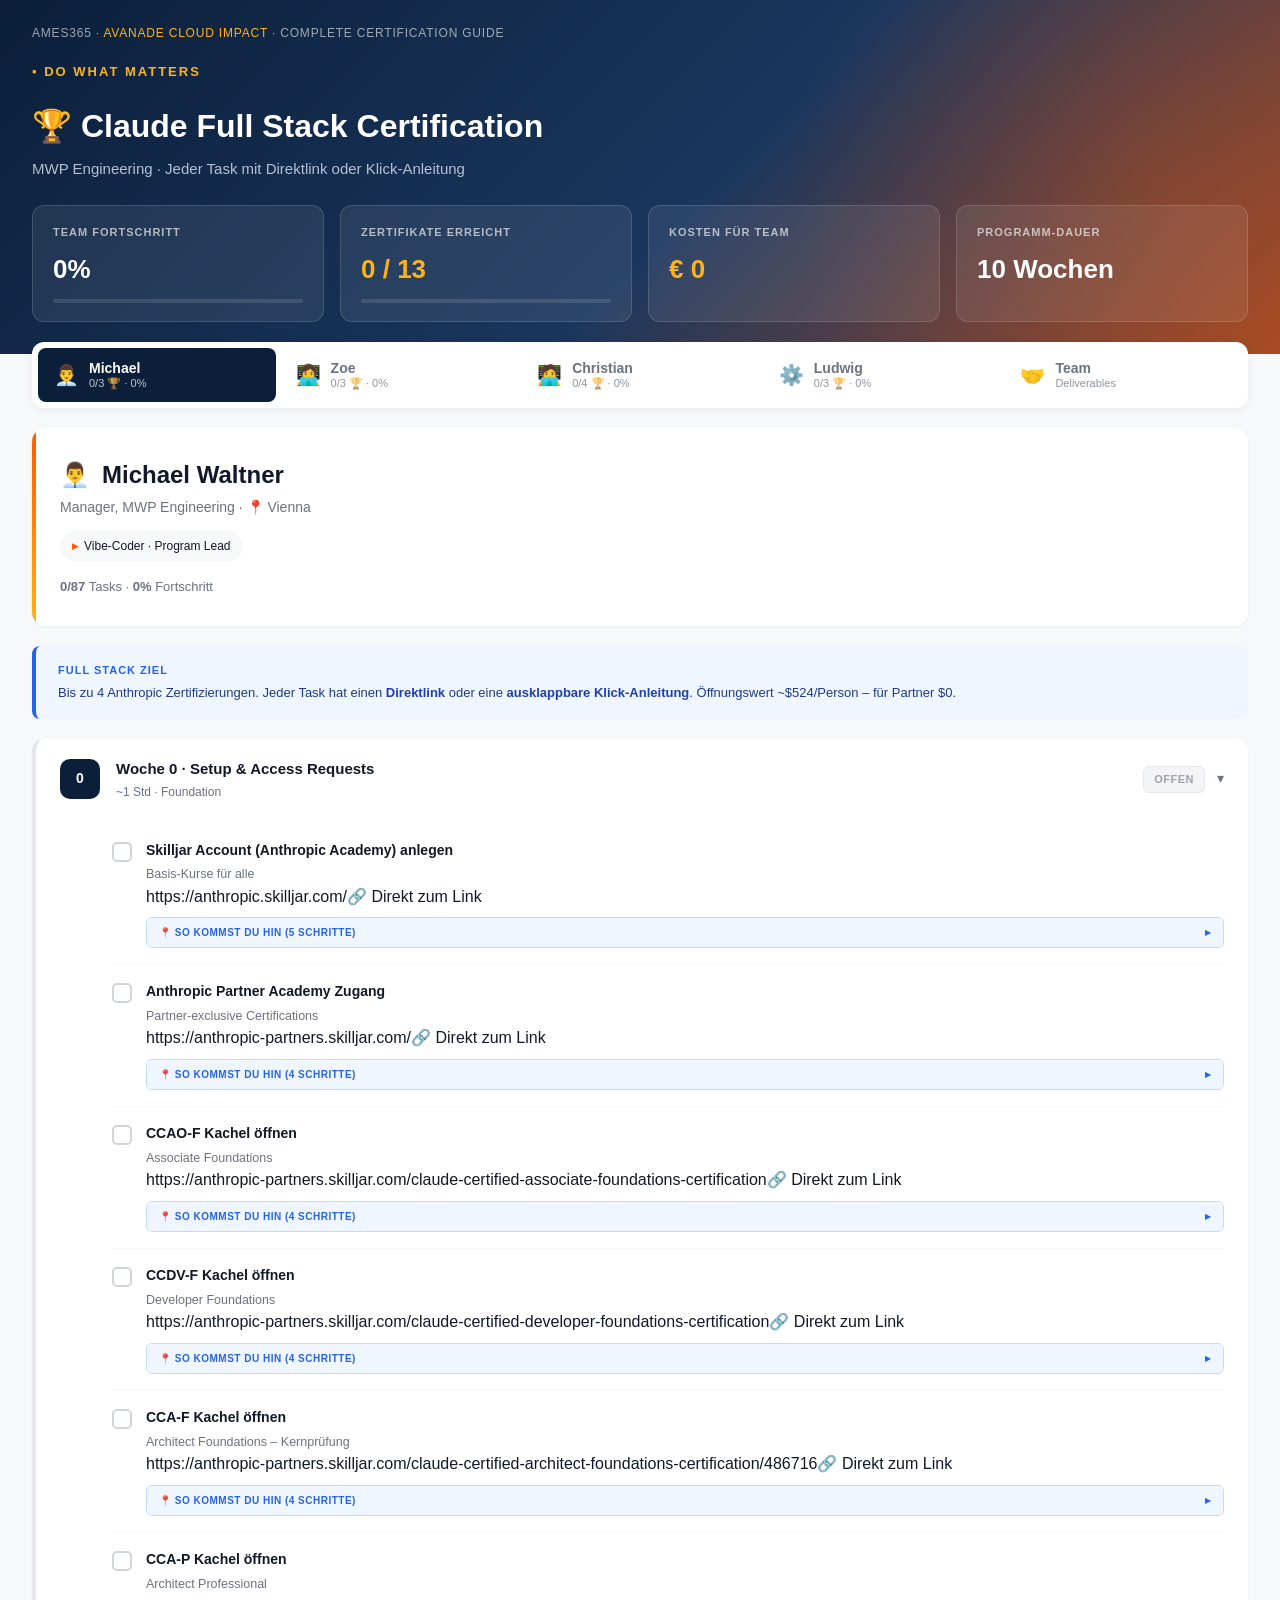
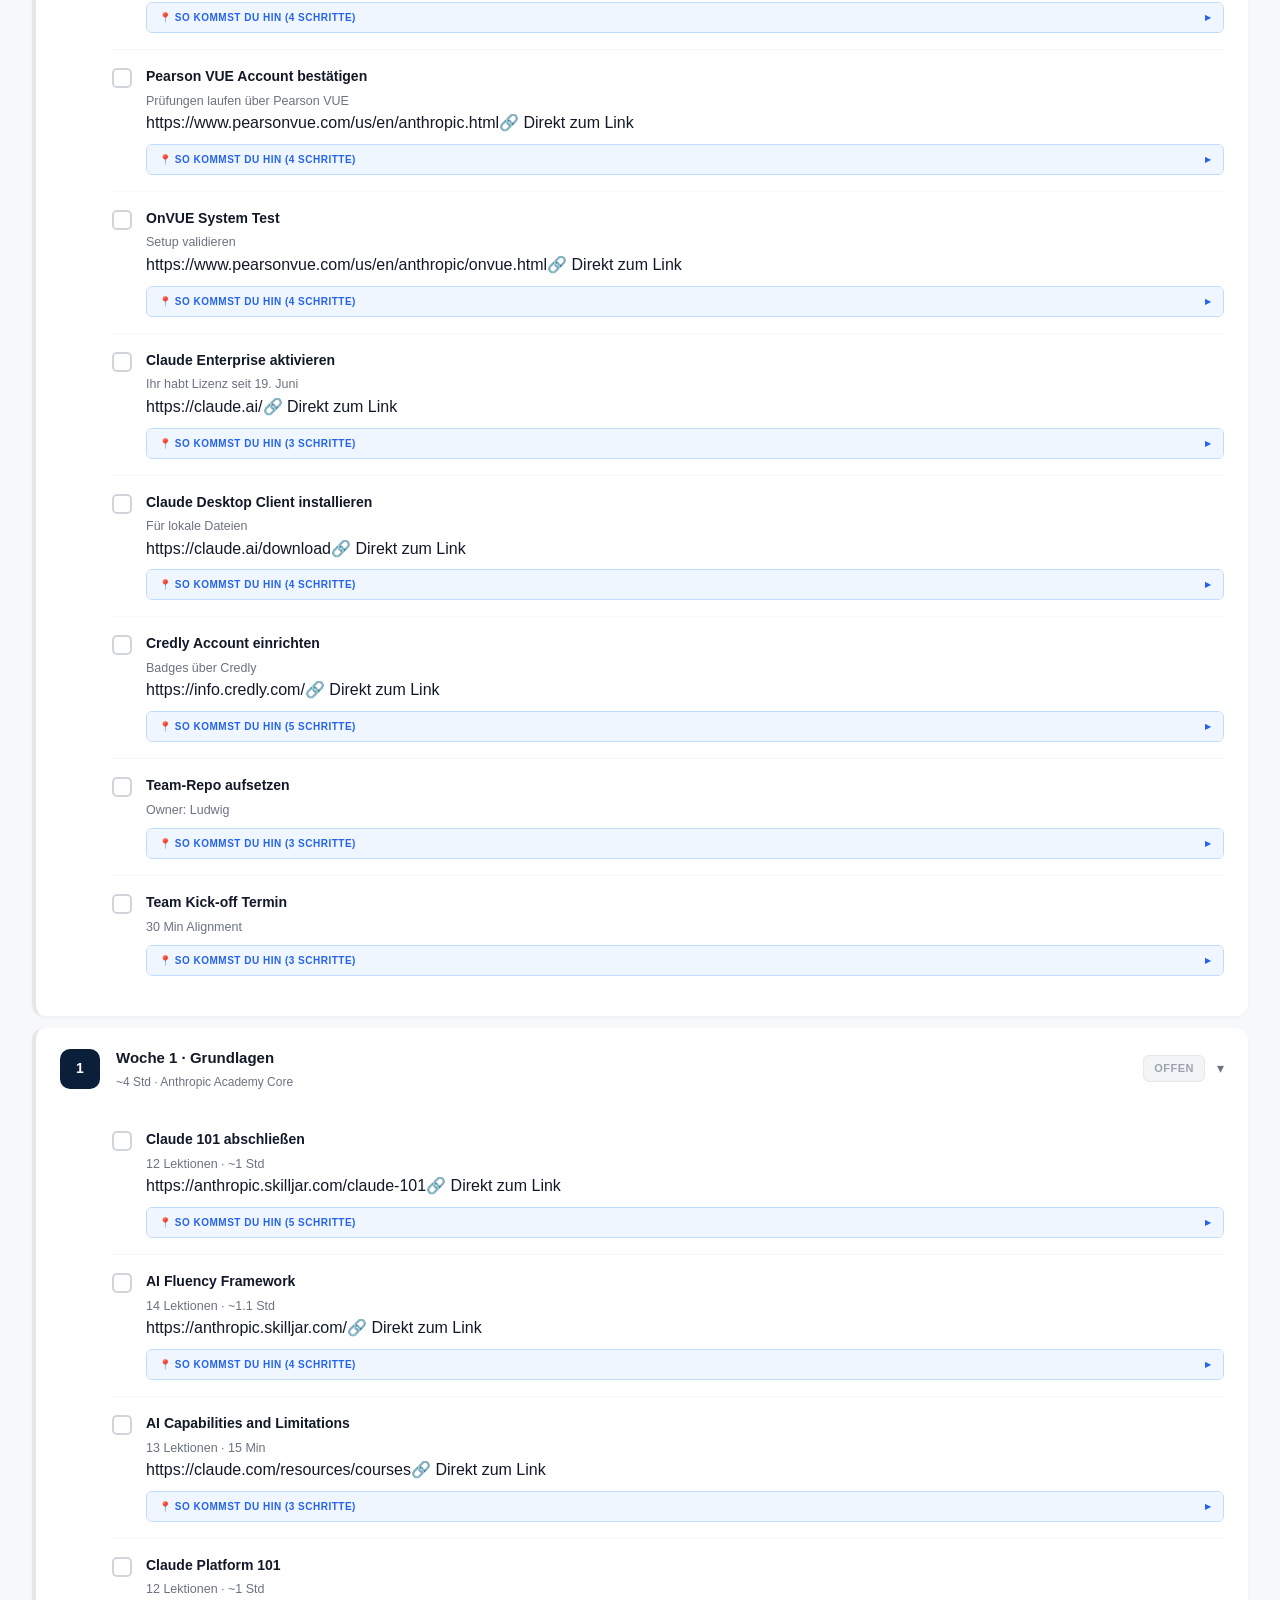
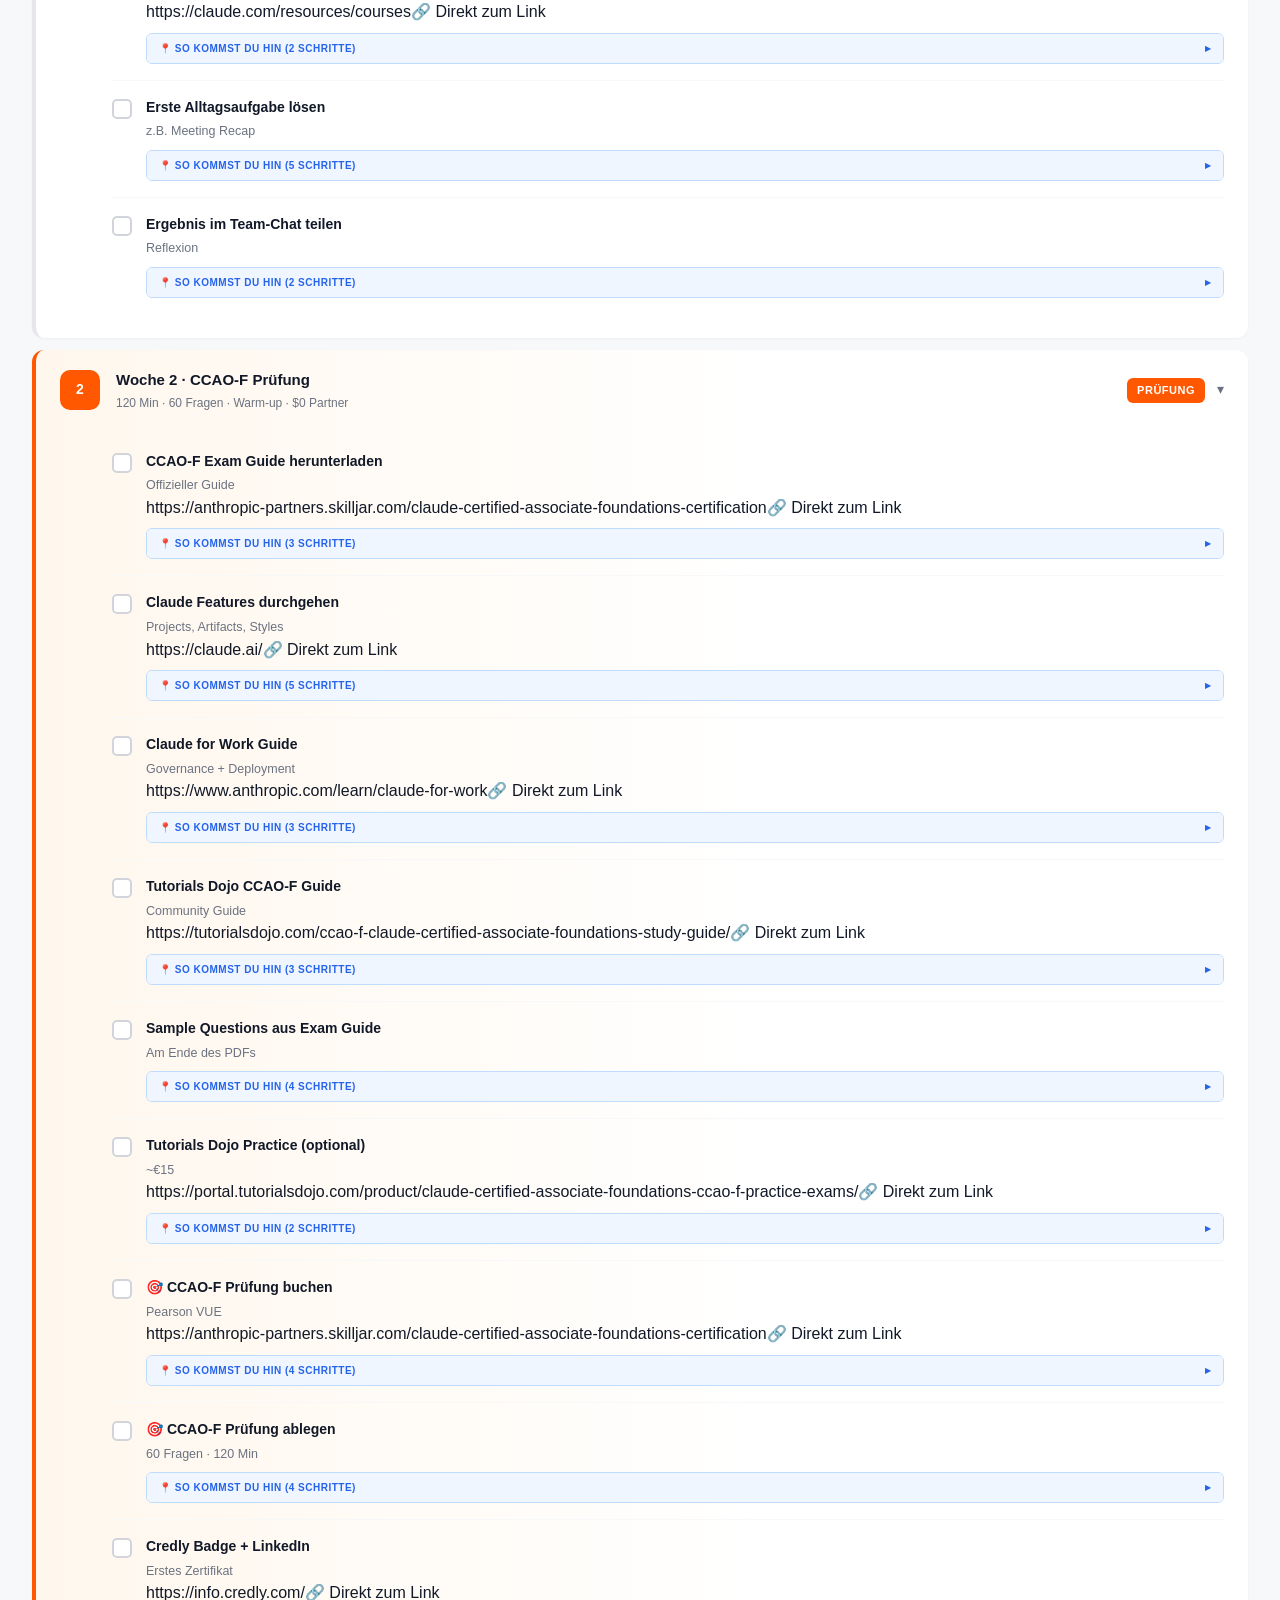
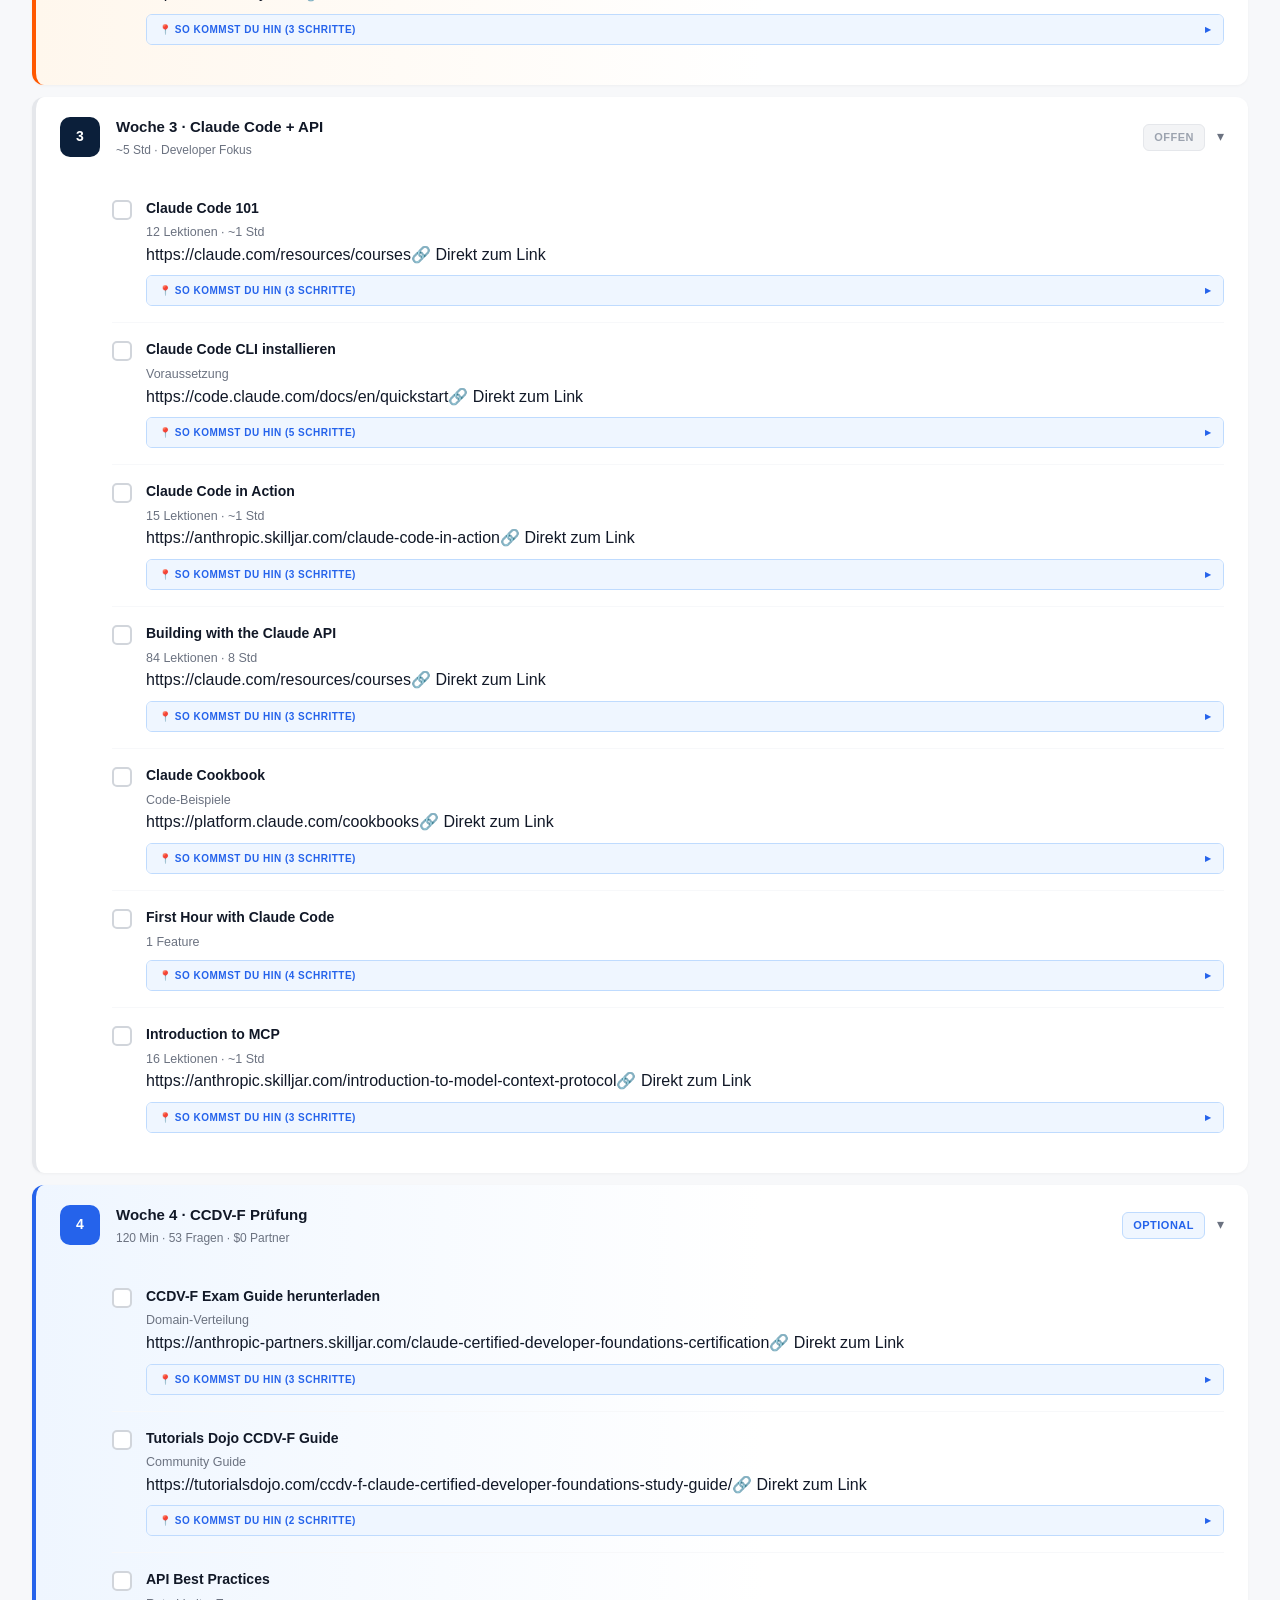
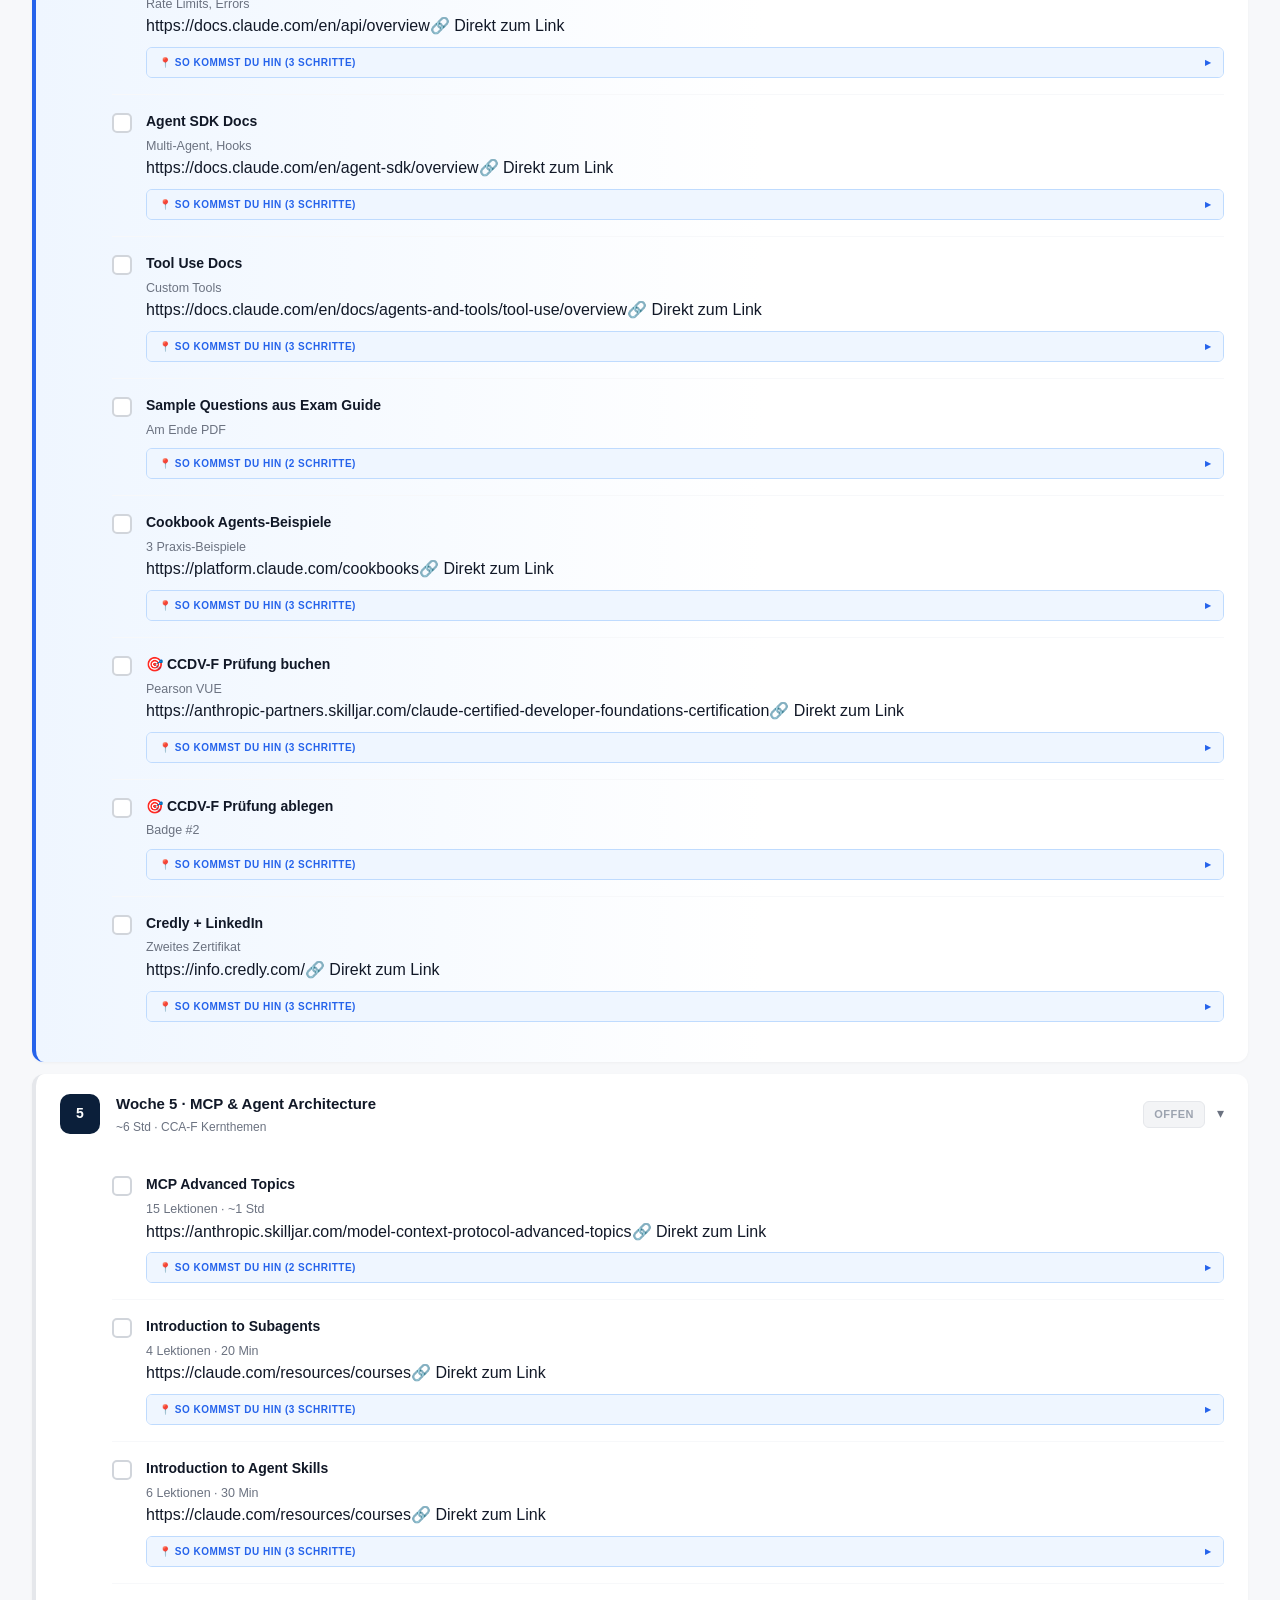
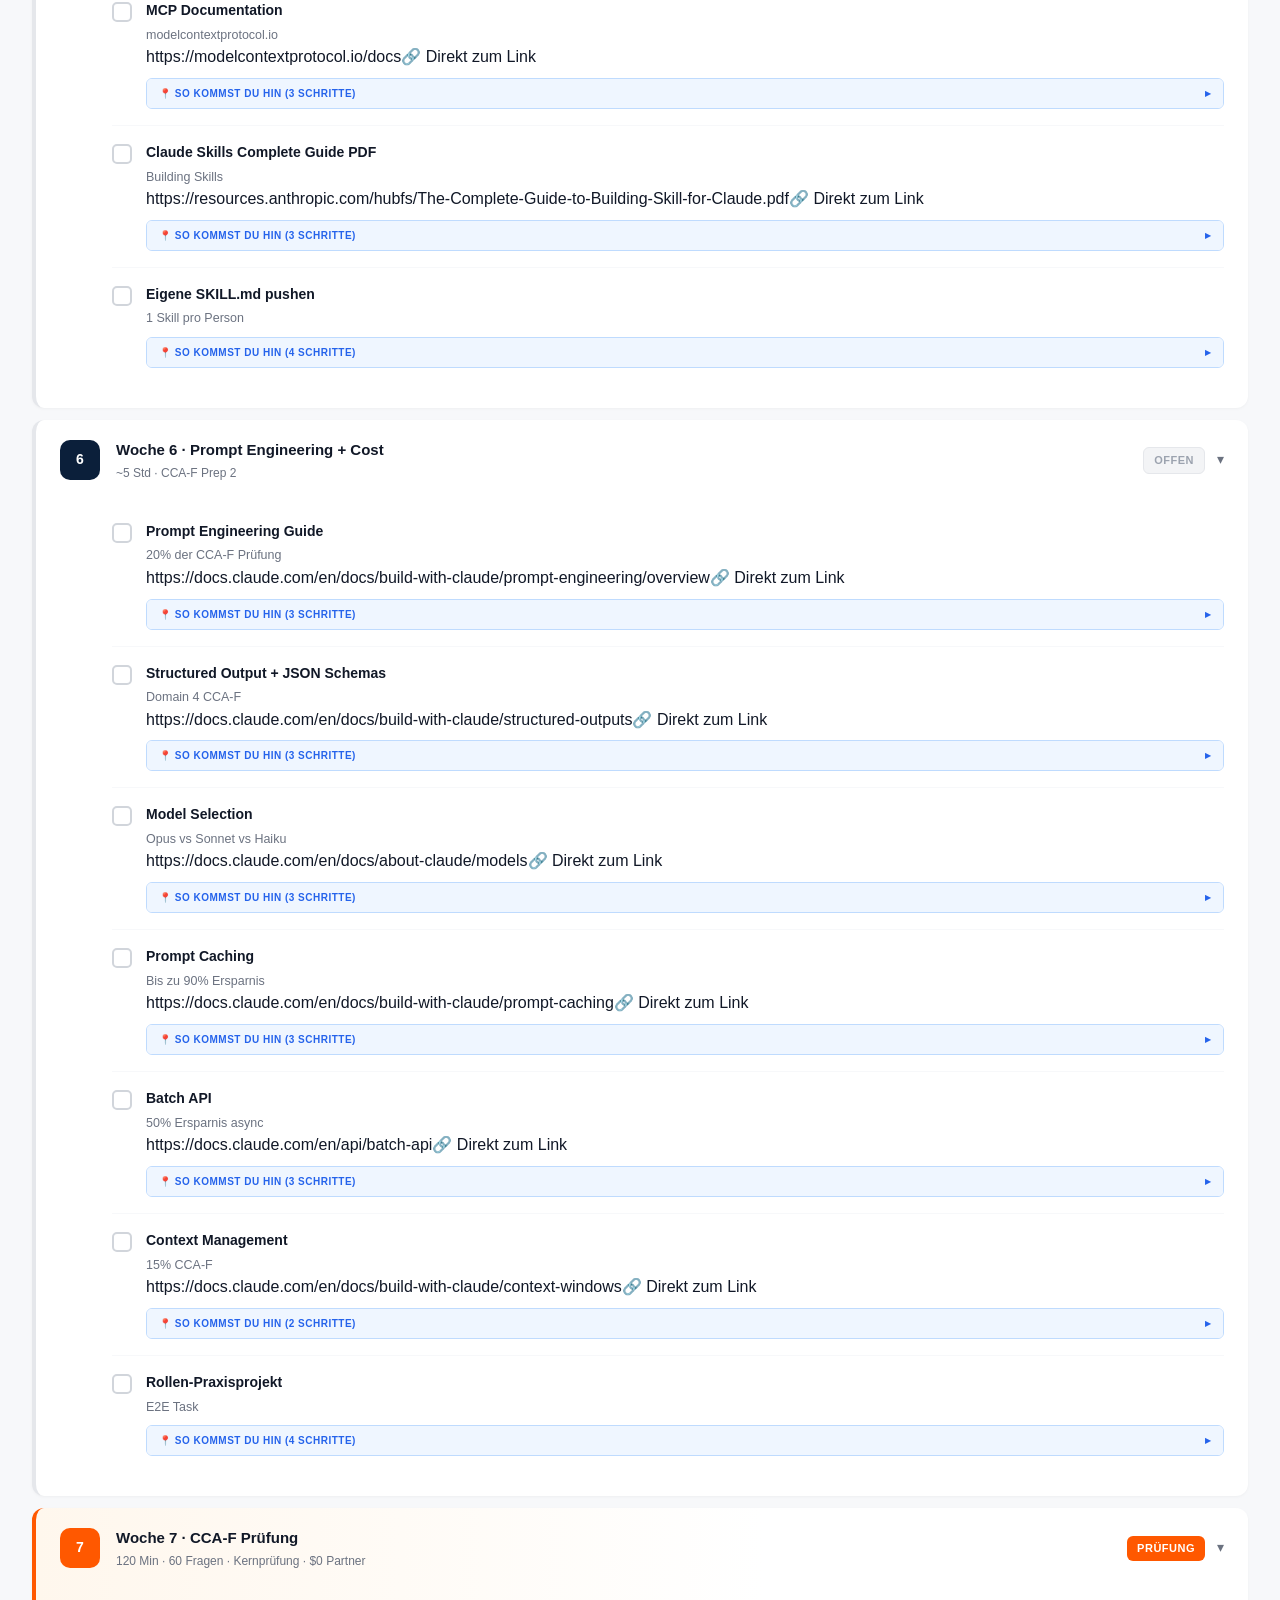
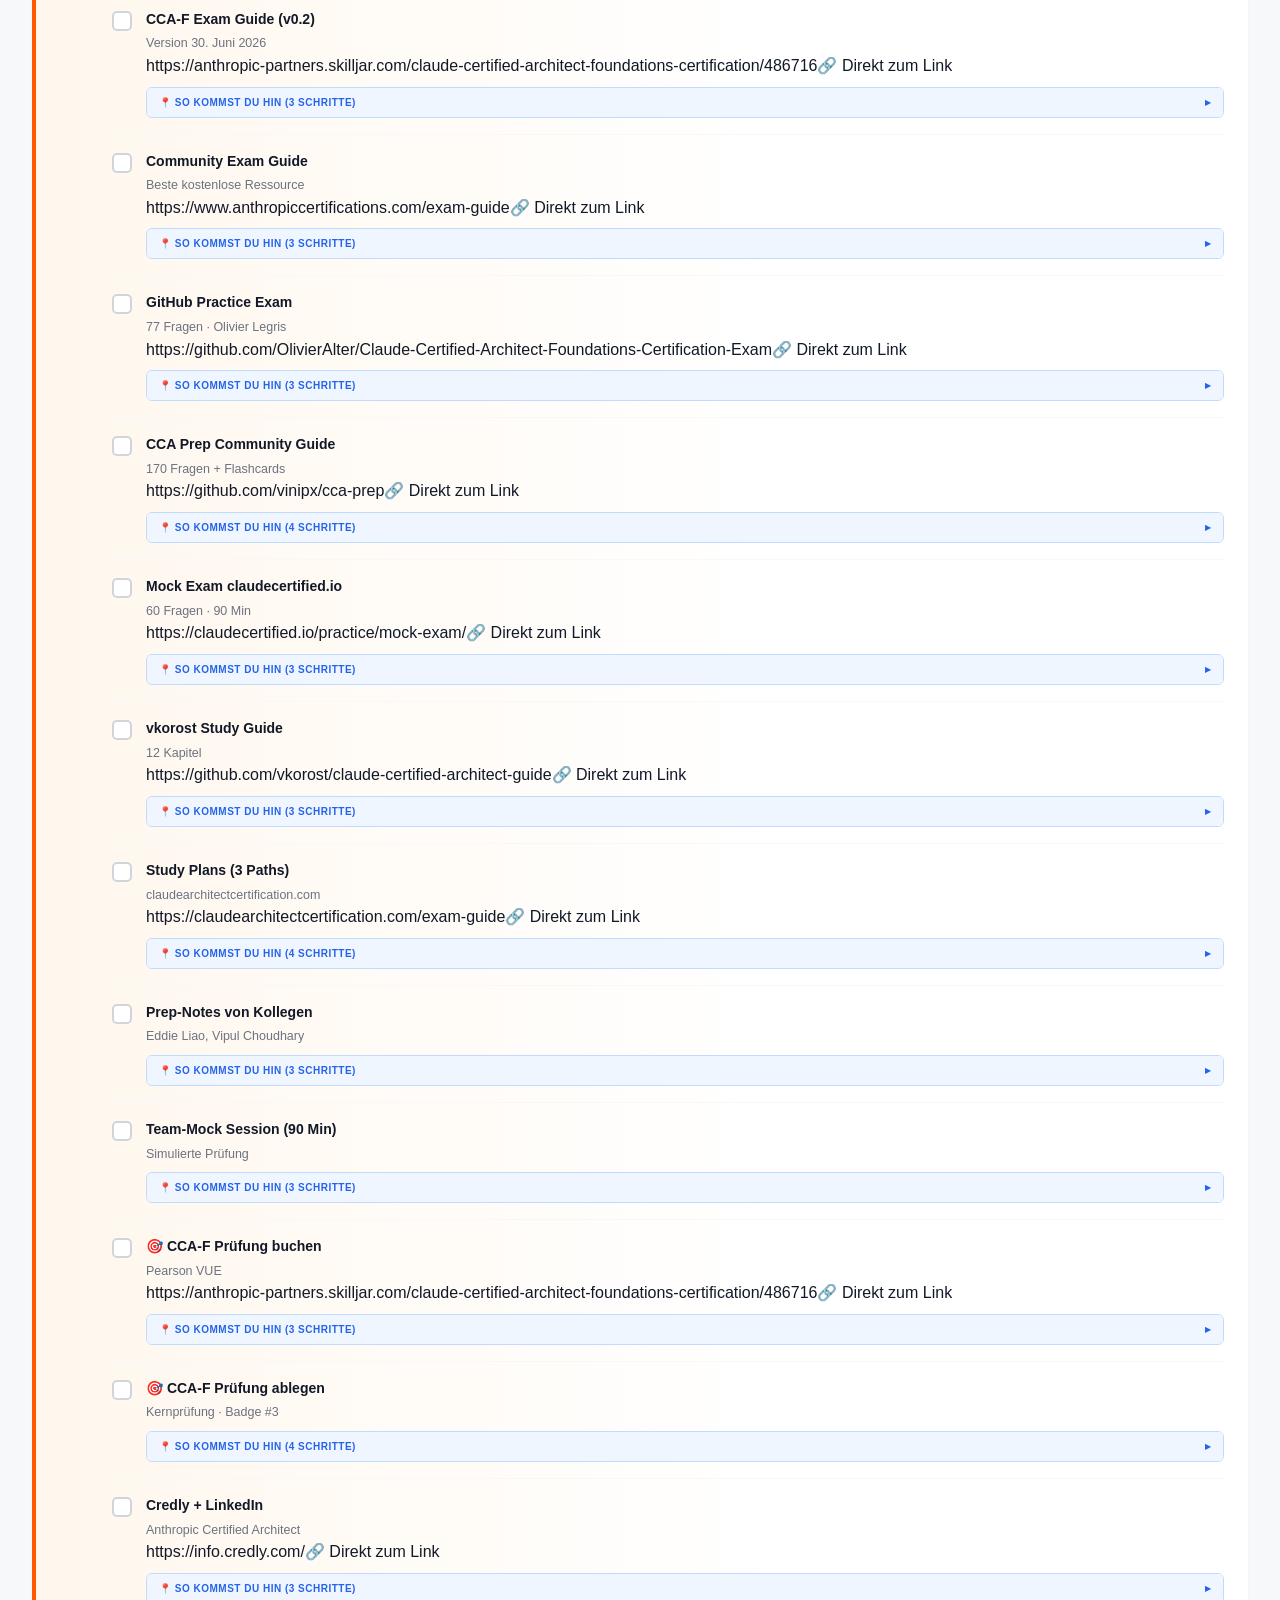
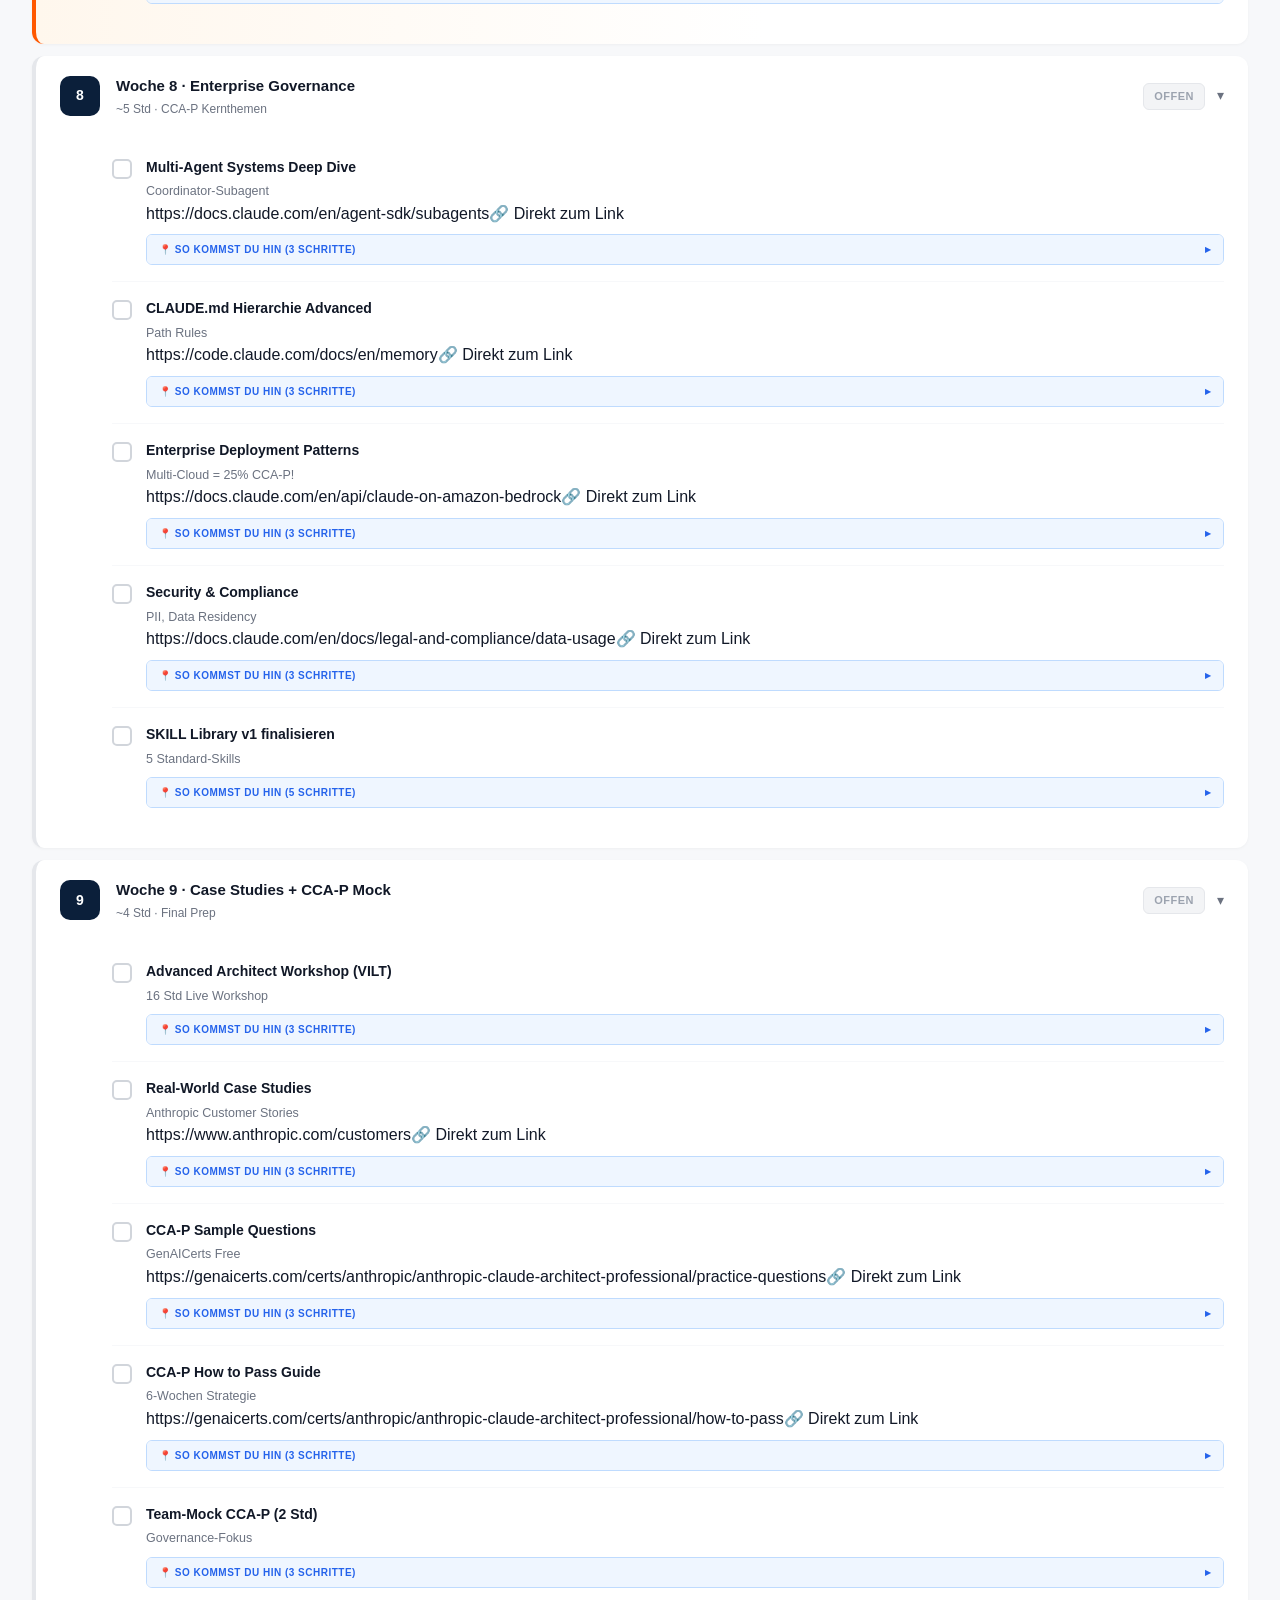
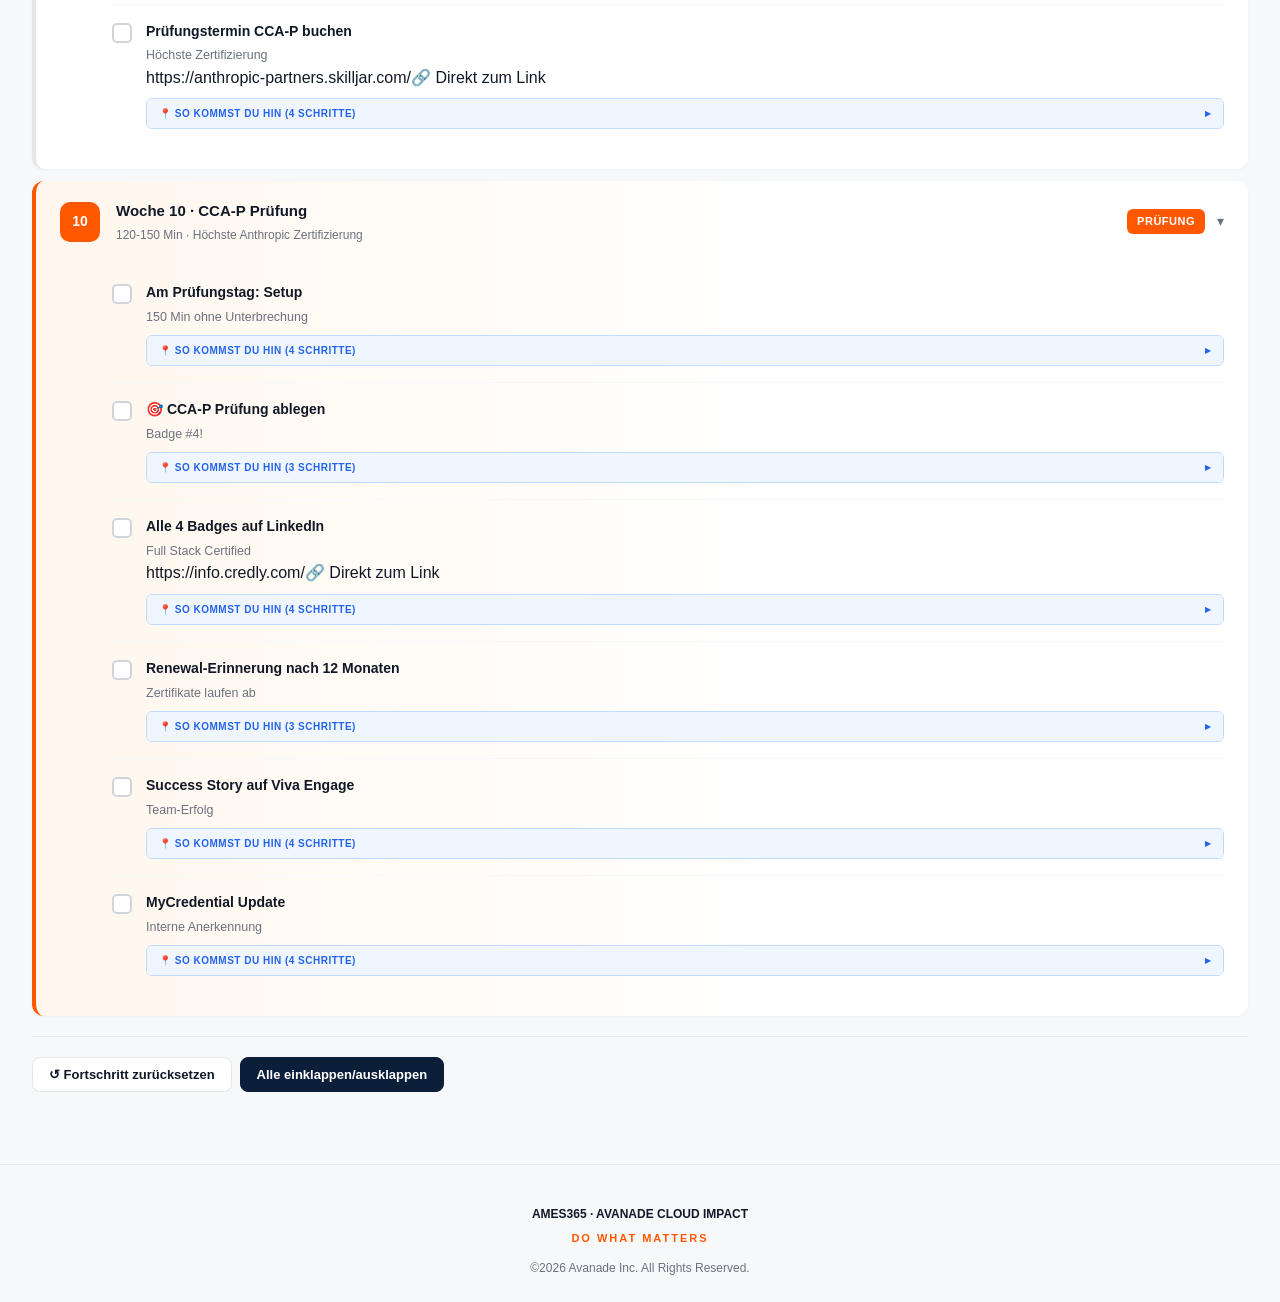
<file: ClaudeFullStackLearningPath 1.html>
<!DOCTYPE html>
<html lang="de">
<head>
<meta charset="UTF-8">
<meta name="viewport" content="width=device-width, initial-scale=1.0">
<title>Claude Full Stack Certification | Complete Guide</title>
<style>
  * { box-sizing: border-box; margin: 0; padding: 0; }
  :root {
    --orange: #FF5800; --orange-light: #FF7A33;
    --solar-1: #FF5800; --solar-2: #FFB314;
    --navy: #0B1F3A; --navy-light: #1A365D;
    --bg: #F7F8FA; --bg-subtle: #FAFBFC;
    --border: #E5E7EB; --border-strong: #D1D5DB;
    --text: #111827; --text-muted: #6B7280;
    --success: #059669; --success-bg: #ECFDF5;
    --warning: #D97706; --warning-bg: #FEF3C7;
    --info: #2563EB; --info-bg: #EFF6FF;
    --locked: #9CA3AF; --locked-bg: #F3F4F6;
  }
  body { font-family: "Segoe UI", -apple-system, BlinkMacSystemFont, Roboto, sans-serif; background: var(--bg); color: var(--text); line-height: 1.55; min-height: 100vh; }
  header { background: linear-gradient(135deg, var(--navy) 0%, var(--navy-light) 55%, var(--orange) 130%); color: white; position: relative; overflow: hidden; }
  header::before { content: ""; position: absolute; top: -50%; right: -20%; width: 60%; height: 200%; background: radial-gradient(circle, rgba(255,88,0,0.15) 0%, transparent 70%); pointer-events: none; }
  .hero-inner { max-width: 1400px; margin: 0 auto; padding: 24px 32px 32px; position: relative; z-index: 1; }
  .breadcrumb { font-size: 12px; color: rgba(255,255,255,0.6); letter-spacing: 0.8px; text-transform: uppercase; margin-bottom: 16px; }
  .breadcrumb span { color: var(--solar-2); }
  .hero-title { font-size: 32px; font-weight: 600; margin-bottom: 6px; }
  .hero-subtitle { font-size: 15px; color: #B3C1D6; margin-bottom: 24px; }
  .hero-tagline { display: inline-block; font-size: 13px; letter-spacing: 2px; text-transform: uppercase; color: var(--solar-2); font-weight: 600; margin-bottom: 20px; }
  .hero-tagline::before { content: "▪ "; }
  .stats-row { display: grid; grid-template-columns: repeat(4, 1fr); gap: 16px; }
  .stat-card { background: rgba(255,255,255,0.08); border: 1px solid rgba(255,255,255,0.14); border-radius: 12px; padding: 18px 20px; }
  .stat-label { font-size: 11px; color: rgba(255,255,255,0.65); text-transform: uppercase; letter-spacing: 1px; font-weight: 600; margin-bottom: 8px; }
  .stat-value { font-size: 26px; font-weight: 700; }
  .stat-value.orange { color: var(--solar-2); }
  .stat-progress-bar { height: 4px; background: rgba(255,255,255,0.12); border-radius: 999px; overflow: hidden; margin-top: 10px; }
  .stat-progress-fill { height: 100%; background: linear-gradient(90deg, var(--solar-1), var(--solar-2)); border-radius: 999px; transition: width 0.6s ease; }
  main { max-width: 1400px; margin: -12px auto 0; padding: 0 32px 32px; position: relative; z-index: 2; }
  .tabs-container { background: white; border-radius: 12px; box-shadow: 0 2px 8px rgba(0,0,0,0.06); padding: 6px; margin-bottom: 20px; }
  .tabs { display: flex; gap: 4px; flex-wrap: wrap; }
  .tab { flex: 1; min-width: 130px; padding: 12px 16px; border: none; background: transparent; color: var(--text-muted); font-weight: 600; font-size: 13px; cursor: pointer; border-radius: 8px; font-family: inherit; display: flex; align-items: center; gap: 10px; text-align: left; }
  .tab:hover { background: var(--bg); color: var(--text); }
  .tab.active { background: var(--navy); color: white; }
  .tab-emoji { font-size: 20px; }
  .tab-content { flex: 1; min-width: 0; }
  .tab-name { font-size: 14px; font-weight: 600; }
  .tab-meta { font-size: 11px; opacity: 0.75; font-weight: 500; margin-top: 1px; }
  .profile-card { background: white; border-radius: 14px; padding: 28px; box-shadow: 0 1px 3px rgba(0,0,0,0.05); margin-bottom: 20px; position: relative; overflow: hidden; }
  .profile-card::before { content: ""; position: absolute; top: 0; left: 0; width: 4px; height: 100%; background: linear-gradient(180deg, var(--solar-1), var(--solar-2)); }
  .profile-info h2 { font-size: 24px; font-weight: 600; margin-bottom: 4px; display: flex; align-items: center; gap: 12px; }
  .profile-role { color: var(--text-muted); font-size: 14px; margin-bottom: 12px; }
  .profile-focus { display: inline-flex; align-items: center; gap: 6px; padding: 6px 12px; background: var(--bg); border-radius: 999px; font-size: 12px; color: var(--text); font-weight: 500; }
  .profile-focus::before { content: "▸"; color: var(--orange); font-weight: 700; }
  .module { background: white; border-radius: 12px; margin-bottom: 12px; box-shadow: 0 1px 3px rgba(0,0,0,0.04); overflow: hidden; border-left: 4px solid var(--border); }
  .module.done { border-left-color: var(--success); }
  .module.exam { border-left-color: var(--orange); background: linear-gradient(90deg, #FFF7ED 0%, white 60%); }
  .module.exam-optional { border-left-color: var(--info); background: linear-gradient(90deg, #EFF6FF 0%, white 60%); }
  .module-header { padding: 18px 24px; display: flex; align-items: center; gap: 16px; cursor: pointer; user-select: none; }
  .module-header:hover { background: var(--bg-subtle); }
  .module-number { width: 40px; height: 40px; border-radius: 10px; background: var(--navy); color: white; display: flex; align-items: center; justify-content: center; font-weight: 700; font-size: 14px; flex-shrink: 0; }
  .module.done .module-number { background: var(--success); }
  .module.exam .module-number { background: var(--orange); }
  .module.exam-optional .module-number { background: var(--info); }
  .module-info { flex: 1; min-width: 0; }
  .module-title { font-size: 15px; font-weight: 600; color: var(--text); margin-bottom: 3px; }
  .module-meta { font-size: 12px; color: var(--text-muted); }
  .module-actions { display: flex; align-items: center; gap: 12px; }
  .status-pill { padding: 4px 10px; border-radius: 6px; font-size: 11px; font-weight: 700; text-transform: uppercase; letter-spacing: 0.5px; }
  .status-pill.done { background: var(--success-bg); color: var(--success); border: 1px solid #A7F3D0; }
  .status-pill.progress { background: var(--warning-bg); color: var(--warning); border: 1px solid #FDE68A; }
  .status-pill.locked { background: var(--locked-bg); color: var(--locked); border: 1px solid var(--border); }
  .status-pill.exam { background: var(--orange); color: white; border: none; }
  .status-pill.optional { background: var(--info-bg); color: var(--info); border: 1px solid #BFDBFE; }
  .chevron { color: var(--text-muted); font-size: 14px; }
  .module.collapsed .chevron { transform: rotate(-90deg); }
  .task-list { padding: 4px 24px 24px 76px; overflow: hidden; }
  .module.collapsed .task-list { display: none; }
  .task { display: flex; align-items: flex-start; gap: 14px; padding: 16px 0; border-bottom: 1px solid var(--bg); }
  .task:last-child { border-bottom: none; }
  .task input[type="checkbox"] { appearance: none; -webkit-appearance: none; width: 20px; height: 20px; border: 2px solid var(--border-strong); border-radius: 5px; cursor: pointer; background: white; flex-shrink: 0; margin-top: 2px; position: relative; }
  .task input[type="checkbox"]:hover { border-color: var(--orange); }
  .task input[type="checkbox"]:checked { background: var(--orange); border-color: var(--orange); }
  .task input[type="checkbox"]:checked::after { content: ""; position: absolute; top: 2px; left: 5px; width: 5px; height: 10px; border: solid white; border-width: 0 2px 2px 0; transform: rotate(45deg); }
  .task-content { flex: 1; min-width: 0; }
  .task-title { font-weight: 600; color: var(--text); font-size: 14px; }
  .task input[type="checkbox"]:checked ~ .task-content .task-title { text-decoration: line-through; color: var(--text-muted); }
  .task-desc { font-size: 12.5px; color: var(--text-muted); margin-top: 4px; }
  .task-link { display: inline-flex; align-items: center; gap: 5px; font-size: 12px; color: white; background: var(--orange); padding: 6px 12px; border-radius: 6px; text-decoration: none; margin-top: 8px; font-weight: 600; }
  .task-link:hover { background: var(--orange-light); }
  .task-guide { margin-top: 8px; border: 1px solid #BFDBFE; border-radius: 6px; overflow: hidden; background: var(--info-bg); }
  .task-guide-toggle { width: 100%; background: var(--info-bg); border: none; padding: 8px 12px; text-align: left; cursor: pointer; display: flex; align-items: center; justify-content: space-between; font-family: inherit; color: #1E3A8A; }
  .task-guide-toggle:hover { background: #DBEAFE; }
  .task-guide-title { font-weight: 700; text-transform: uppercase; letter-spacing: 0.5px; font-size: 10px; color: var(--info); }
  .task-guide-chevron { color: var(--info); font-size: 11px; font-weight: 700; }
  .task-guide.open .task-guide-chevron { transform: rotate(90deg); }
  .task-guide-body { display: none; padding: 8px 14px 12px 14px; font-size: 12px; color: #1E3A8A; }
  .task-guide.open .task-guide-body { display: block; }
  .task-guide ol { margin-left: 18px; margin-top: 4px; }
  .task-guide li { margin-bottom: 3px; line-height: 1.5; }
  .task-guide code { background: white; padding: 1px 6px; border-radius: 3px; font-family: monospace; font-size: 11px; color: var(--navy); border: 1px solid var(--border); }
  .action-bar { display: flex; gap: 8px; margin-top: 20px; flex-wrap: wrap; padding-top: 20px; border-top: 1px solid var(--border); }
  .btn { padding: 9px 16px; border: 1px solid var(--border); background: white; color: var(--text); font-size: 13px; font-weight: 600; border-radius: 8px; cursor: pointer; font-family: inherit; }
  .btn:hover { background: var(--bg); }
  .btn-primary { background: var(--navy); color: white; border-color: var(--navy); }
  .btn-primary:hover { background: var(--navy-light); }
  .info-panel { background: var(--info-bg); border-left: 4px solid var(--info); padding: 16px 22px; border-radius: 8px; margin-bottom: 20px; font-size: 13px; color: #1E3A8A; }
  .info-panel strong { color: #1E40AF; }
  .info-panel-title { font-size: 11px; text-transform: uppercase; letter-spacing: 1px; font-weight: 700; color: var(--info); margin-bottom: 4px; }
  footer { text-align: center; padding: 40px 24px 24px; color: var(--text-muted); font-size: 12px; border-top: 1px solid var(--border); margin-top: 40px; }
  .footer-brand { font-weight: 700; color: var(--text); margin-bottom: 6px; }
  .footer-tagline { color: var(--orange); font-weight: 700; letter-spacing: 2px; text-transform: uppercase; font-size: 11px; margin-bottom: 12px; }
</style>
</head>
<body>
<header>
  <div class="hero-inner">
    <div class="breadcrumb">AMES365 · <span>AVANADE CLOUD IMPACT</span> · Complete Certification Guide</div>
    <div class="hero-tagline">Do what matters</div>
    <h1 class="hero-title">🏆 Claude Full Stack Certification</h1>
    <div class="hero-subtitle">MWP Engineering · Jeder Task mit Direktlink oder Klick-Anleitung</div>
    <div class="stats-row">
      <div class="stat-card">
        <div class="stat-label">Team Fortschritt</div>
        <div class="stat-value" id="teamPercentValue">0%</div>
        <div class="stat-progress-bar"><div class="stat-progress-fill" id="teamProgressFill" style="width:0%"></div></div>
      </div>
      <div class="stat-card">
        <div class="stat-label">Zertifikate erreicht</div>
        <div class="stat-value orange" id="teamCertCount">0 / 13</div>
        <div class="stat-progress-bar"><div class="stat-progress-fill" id="teamCertFill" style="width:0%"></div></div>
      </div>
      <div class="stat-card">
        <div class="stat-label">Kosten für Team</div>
        <div class="stat-value orange">€ 0</div>
      </div>
      <div class="stat-card">
        <div class="stat-label">Programm-Dauer</div>
        <div class="stat-value">10 Wochen</div>
      </div>
    </div>
  </div>
</header>
<main>
  <div class="tabs-container"><div class="tabs" id="tabs"></div></div>
  <div id="content"></div>
</main>
<footer>
  <div class="footer-brand">AMES365 · AVANADE CLOUD IMPACT</div>
  <div class="footer-tagline">Do what matters</div>
  ©2026 Avanade Inc. All Rights Reserved.
</footer>
<script>
const team = [
  { id:"michael", name:"Michael Waltner", role:"Manager, MWP Engineering", emoji:"👨‍💼", focus:"Vibe-Coder · Program Lead", location:"Vienna", certs:{"CCAO-F":"required","CCDV-F":"optional","CCA-F":"required","CCA-P":"required"}},
  { id:"zoe", name:"Zoe Scheer", role:"Sr Analyst, MWP Engineering", emoji:"👩‍💻", focus:"Vibe-Coder · Skill Engineer", location:"Munich", certs:{"CCAO-F":"required","CCDV-F":"optional","CCA-F":"required","CCA-P":"required"}},
  { id:"christian", name:"Christian Pardun", role:"Sr Consultant, Application Architect", emoji:"🧑‍💻", focus:"Full Dev · MCP Architect", location:"Düsseldorf", certs:{"CCAO-F":"required","CCDV-F":"required","CCA-F":"required","CCA-P":"required"}},
  { id:"ludwig", name:"Ludwig Hufnagl", role:"Sr Consultant, Modern Workplace", emoji:"⚙️", focus:"Automation Dev · PowerShell", location:"Vienna", certs:{"CCAO-F":"required","CCDV-F":"required","CCA-F":"required","CCA-P":"optional"}}
];
const commonWeeks = [
  { id:"w0", title:"Woche 0 · Setup & Access Requests", meta:"~1 Std · Foundation", tasks:[
    {id:"w0-1", title:"Skilljar Account (Anthropic Academy) anlegen", desc:"Basis-Kurse für alle", link:"https://anthropic.skilljar.com/", guide:["Klicke auf <b>Sign in</b> oben rechts","Wähle <b>Create account</b>","Registriere dich mit Avanade E-Mail","Bestätige die Bestätigungsmail","Fertig – du bist eingeloggt"]},
    {id:"w0-2", title:"Anthropic Partner Academy Zugang", desc:"Partner-exclusive Certifications", link:"https://anthropic-partners.skilljar.com/", guide:["Klicke <b>Sign In</b> oben rechts","Verwende Accenture oder Avanade E-Mail","Falls Fehler: Ryan Gould kontaktieren","Nach Freischaltung 4 Certification-Kacheln sichtbar"]},
    {id:"w0-3", title:"CCAO-F Kachel öffnen", desc:"Associate Foundations", link:"https://anthropic-partners.skilljar.com/claude-certified-associate-foundations-certification", guide:["Partner Academy öffnen","Kachel Claude Certified Associate – Foundations","<b>Download the exam guide</b>","<b>Register for the exam</b>"]},
    {id:"w0-4", title:"CCDV-F Kachel öffnen", desc:"Developer Foundations", link:"https://anthropic-partners.skilljar.com/claude-certified-developer-foundations-certification", guide:["Partner Academy","Kachel Claude Certified Developer – Foundations","<b>Download the exam guide</b>","<b>Register for the exam</b>"]},
    {id:"w0-5", title:"CCA-F Kachel öffnen", desc:"Architect Foundations – Kernprüfung", link:"https://anthropic-partners.skilljar.com/claude-certified-architect-foundations-certification/486716", guide:["Partner Academy","Kachel CCA-F","<b>Download the exam guide</b> (v0.2)","60 Fragen · 120 Min · 720/1000 Passing"]},
    {id:"w0-6", title:"CCA-P Kachel öffnen", desc:"Architect Professional", guide:["Partner Academy: <b>See all certifications</b>","Kachel Claude Certified Architect – Professional","<b>Download exam guide</b>","<b>Register</b>"]},
    {id:"w0-7", title:"Pearson VUE Account bestätigen", desc:"Prüfungen laufen über Pearson VUE", link:"https://www.pearsonvue.com/us/en/anthropic.html", guide:["Nach erstem <b>Register for the exam</b> Klick","Mail von Pearson VUE aktivieren","Username + Password notieren","OnVUE oder Test Center Wien"]},
    {id:"w0-8", title:"OnVUE System Test", desc:"Setup validieren", link:"https://www.pearsonvue.com/us/en/anthropic/onvue.html", guide:["Auf Pearson VUE: <b>Run system test</b>","Win 10+/macOS 14+, Webcam, Mic","Kein Headset, 1 Monitor","Kein VPN am Prüfungstag"]},
    {id:"w0-9", title:"Claude Enterprise aktivieren", desc:"Ihr habt Lizenz seit 19. Juni", link:"https://claude.ai/", guide:["<b>Continue with SSO</b>","Avanade E-Mail","Nach Login: Enterprise Plan sichtbar"]},
    {id:"w0-10", title:"Claude Desktop Client installieren", desc:"Für lokale Dateien", link:"https://claude.ai/download", guide:["claude.ai unten links Avatar","<b>Download apps</b>","Mac: .dmg / Windows: .exe","Login mit SSO"]},
    {id:"w0-11", title:"Credly Account einrichten", desc:"Badges über Credly", link:"https://info.credly.com/", guide:["<b>Sign In</b> oben rechts","<b>Create Account</b>","Mit Avanade E-Mail","Nach Prüfung: Mail von admin@credly.com","<b>Accept Your Badge</b>"]},
    {id:"w0-12", title:"Team-Repo aufsetzen", desc:"Owner: Ludwig", guide:["Ludwig erstellt Repo mwp-claude-skills","Zugriff für Michael, Zoe, Christian","Struktur: /skills/, /prompts/, /docs/"]},
    {id:"w0-13", title:"Team Kick-off Termin", desc:"30 Min Alignment", guide:["Michael sendet Outlook Invite","Titel: Claude Full Stack Kick-off","Agenda: Overview · Rollen · Access · Weekly Slot"]}
  ]},
  { id:"w1", title:"Woche 1 · Grundlagen", meta:"~4 Std · Anthropic Academy Core", tasks:[
    {id:"w1-1", title:"Claude 101 abschließen", desc:"12 Lektionen · ~1 Std", link:"https://anthropic.skilljar.com/claude-101", guide:["Nach Login in Skilljar","<b>Enroll</b> klicken","12 Video-Lektionen","Abschluss-Quiz","Zertifikat als PDF speichern"]},
    {id:"w1-2", title:"AI Fluency Framework", desc:"14 Lektionen · ~1.1 Std", link:"https://anthropic.skilljar.com/", guide:["Skilljar Dashboard","Suche AI Fluency","<b>Enroll</b>","14 Lektionen + Quiz"]},
    {id:"w1-3", title:"AI Capabilities and Limitations", desc:"13 Lektionen · 15 Min", link:"https://claude.com/resources/courses", guide:["claude.com/resources/courses","Filter AI Fluency","Kurs öffnen"]},
    {id:"w1-4", title:"Claude Platform 101", desc:"12 Lektionen · ~1 Std", link:"https://claude.com/resources/courses", guide:["claude.com/resources/courses","Kachel Claude Platform 101"]},
    {id:"w1-5", title:"Erste Alltagsaufgabe lösen", desc:"z.B. Meeting Recap", guide:["Aufgabe aus Alltag wählen","claude.ai öffnen","Neuer Chat oder Projekt","Dateien uploaden","Klarer Prompt"]},
    {id:"w1-6", title:"Ergebnis im Team-Chat teilen", desc:"Reflexion", guide:["Teams Chat MWP","Kurzer Post: Was, Prompt, Learning"]}
  ]},
  { id:"w2", title:"Woche 2 · CCAO-F Prüfung", meta:"120 Min · 60 Fragen · Warm-up · $0 Partner", exam:"CCAO-F", tasks:[
    {id:"w2-1", title:"CCAO-F Exam Guide herunterladen", desc:"Offizieller Guide", link:"https://anthropic-partners.skilljar.com/claude-certified-associate-foundations-certification", guide:["Partner Academy CCAO-F","<b>Download the exam guide</b>","Domains: Output Eval 21% · Workflow 16% · Governance 15% · Prompting 14%"]},
    {id:"w2-2", title:"Claude Features durchgehen", desc:"Projects, Artifacts, Styles", link:"https://claude.ai/", guide:["claude.ai einloggen","<b>Projects</b> anlegen","<b>Artifacts</b> testen","<b>Styles</b> ändern","<b>Web Search</b> aktivieren"]},
    {id:"w2-3", title:"Claude for Work Guide", desc:"Governance + Deployment", link:"https://www.anthropic.com/learn/claude-for-work", guide:["Anthropic Learn","Sektion Claude for work","Alle 4 Guides lesen"]},
    {id:"w2-4", title:"Tutorials Dojo CCAO-F Guide", desc:"Community Guide", link:"https://tutorialsdojo.com/ccao-f-claude-certified-associate-foundations-study-guide/", guide:["Tutorials Dojo öffnen","Domain-Übersichten","Fokus Output Eval + Workflow"]},
    {id:"w2-5", title:"Sample Questions aus Exam Guide", desc:"Am Ende des PDFs", guide:["Exam Guide PDF öffnen","Sample Questions Sektion","Alle durchrechnen","Falsche: Docs nachlesen"]},
    {id:"w2-6", title:"Tutorials Dojo Practice (optional)", desc:"~€15", link:"https://portal.tutorialsdojo.com/product/claude-certified-associate-foundations-ccao-f-practice-exams/", guide:["Kauf über Tutorials Dojo","4 Modi + Flashcards"]},
    {id:"w2-7", title:"🎯 CCAO-F Prüfung buchen", desc:"Pearson VUE", link:"https://anthropic-partners.skilljar.com/claude-certified-associate-foundations-certification", guide:["CCAO-F Kachel <b>Register</b>","Pearson VUE Login","<b>Schedule Exam</b>","OnVUE oder Test Center"]},
    {id:"w2-8", title:"🎯 CCAO-F Prüfung ablegen", desc:"60 Fragen · 120 Min", cert:"CCAO-F", guide:["30 Min vorher PC neu starten","VPN aus","OnVUE Client","Ausweis bereit"]},
    {id:"w2-9", title:"Credly Badge + LinkedIn", desc:"Erstes Zertifikat", link:"https://info.credly.com/", guide:["Credly Mail","<b>Accept Badge</b>","<b>Share to LinkedIn</b>"]}
  ]},
  { id:"w3", title:"Woche 3 · Claude Code + API", meta:"~5 Std · Developer Fokus", tasks:[
    {id:"w3-1", title:"Claude Code 101", desc:"12 Lektionen · ~1 Std", link:"https://claude.com/resources/courses", guide:["Suche Claude Code 101","<b>Enroll</b>","Erst CLI installieren"]},
    {id:"w3-2", title:"Claude Code CLI installieren", desc:"Voraussetzung", link:"https://code.claude.com/docs/en/quickstart", guide:["Terminal öffnen","macOS: brew install claude","Windows: install script","claude login","Test: claude --version"]},
    {id:"w3-3", title:"Claude Code in Action", desc:"15 Lektionen · ~1 Std", link:"https://anthropic.skilljar.com/claude-code-in-action", guide:["Direktlink","<b>Enroll</b>","Themen: Agent SDK, Hooks"]},
    {id:"w3-4", title:"Building with the Claude API", desc:"84 Lektionen · 8 Std", link:"https://claude.com/resources/courses", guide:["Auf 2-3 Tage aufteilen","10 Quizzes","Sektionen: Messages API · Tool Use · RAG"]},
    {id:"w3-5", title:"Claude Cookbook", desc:"Code-Beispiele", link:"https://platform.claude.com/cookbooks", guide:["Cookbook öffnen","Filter: Agents · Tool Use","3 Beispiele nachprogrammieren"]},
    {id:"w3-6", title:"First Hour with Claude Code", desc:"1 Feature", guide:["Terminal in echtem Repo","claude starten","/init für CLAUDE.md","Kleines Feature bauen"]},
    {id:"w3-7", title:"Introduction to MCP", desc:"16 Lektionen · ~1 Std", link:"https://anthropic.skilljar.com/introduction-to-model-context-protocol", guide:["Direktlink","MCP Basics","Kleinen MCP Server bauen"]}
  ]},
  { id:"w4", title:"Woche 4 · CCDV-F Prüfung", meta:"120 Min · 53 Fragen · $0 Partner", exam:"CCDV-F", tasks:[
    {id:"w4-1", title:"CCDV-F Exam Guide herunterladen", desc:"Domain-Verteilung", link:"https://anthropic-partners.skilljar.com/claude-certified-developer-foundations-certification", guide:["Partner Academy CCDV-F","<b>Download the exam guide</b>","Apps 33% (Prio) · Model 17% · Agents 15%"]},
    {id:"w4-2", title:"Tutorials Dojo CCDV-F Guide", desc:"Community Guide", link:"https://tutorialsdojo.com/ccdv-f-claude-certified-developer-foundations-study-guide/", guide:["Study Guide öffnen","Priorisiere Apps & Integration"]},
    {id:"w4-3", title:"API Best Practices", desc:"Rate Limits, Errors", link:"https://docs.claude.com/en/api/overview", guide:["API Docs","Fokus: Rate Limits · Errors · Streaming","Prompt Caching Konzept"]},
    {id:"w4-4", title:"Agent SDK Docs", desc:"Multi-Agent, Hooks", link:"https://docs.claude.com/en/agent-sdk/overview", guide:["Agent SDK Docs","Loop · Tool Use · Subagents","Kleinen Agent bauen"]},
    {id:"w4-5", title:"Tool Use Docs", desc:"Custom Tools", link:"https://docs.claude.com/en/docs/agents-and-tools/tool-use/overview", guide:["Tool Use Docs","Tool Schema Design","tool_use / tool_result Flow"]},
    {id:"w4-6", title:"Sample Questions aus Exam Guide", desc:"Am Ende PDF", guide:["CCDV-F Exam Guide PDF","Sample Questions durchrechnen"]},
    {id:"w4-7", title:"Cookbook Agents-Beispiele", desc:"3 Praxis-Beispiele", link:"https://platform.claude.com/cookbooks", guide:["Filter Agents","Support · Multi-turn Tool Use · RAG","API Key aus console.anthropic.com"]},
    {id:"w4-8", title:"🎯 CCDV-F Prüfung buchen", desc:"Pearson VUE", link:"https://anthropic-partners.skilljar.com/claude-certified-developer-foundations-certification", guide:["CCDV-F Kachel <b>Register</b>","Pearson VUE","Schedule Exam"]},
    {id:"w4-9", title:"🎯 CCDV-F Prüfung ablegen", desc:"Badge #2", cert:"CCDV-F", guide:["Vorbereitung wie CCAO-F","OnVUE Client 30 Min vor Start"]},
    {id:"w4-10", title:"Credly + LinkedIn", desc:"Zweites Zertifikat", link:"https://info.credly.com/", guide:["Credly Mail","Accept Badge","Skills: Claude API · Agent SDK · MCP"]}
  ]},
  { id:"w5", title:"Woche 5 · MCP & Agent Architecture", meta:"~6 Std · CCA-F Kernthemen", tasks:[
    {id:"w5-1", title:"MCP Advanced Topics", desc:"15 Lektionen · ~1 Std", link:"https://anthropic.skilljar.com/model-context-protocol-advanced-topics", guide:["Direktlink","Sampling · Notifications · Transports"]},
    {id:"w5-2", title:"Introduction to Subagents", desc:"4 Lektionen · 20 Min", link:"https://claude.com/resources/courses", guide:["claude.com/resources/courses","Kurs Introduction to subagents","Context-Isolation"]},
    {id:"w5-3", title:"Introduction to Agent Skills", desc:"6 Lektionen · 30 Min", link:"https://claude.com/resources/courses", guide:["claude.com/resources/courses","Kurs Introduction to agent skills","SKILL.md Frontmatter"]},
    {id:"w5-4", title:"MCP Documentation", desc:"modelcontextprotocol.io", link:"https://modelcontextprotocol.io/docs", guide:["MCP Docs öffnen","Introduction · Server · Client","Transport-Mechanismen"]},
    {id:"w5-5", title:"Claude Skills Complete Guide PDF", desc:"Building Skills", link:"https://resources.anthropic.com/hubfs/The-Complete-Guide-to-Building-Skill-for-Claude.pdf", guide:["PDF direkt","Lokal speichern","Alle Kapitel"]},
    {id:"w5-6", title:"Eigene SKILL.md pushen", desc:"1 Skill pro Person", guide:["Terminal in Repo","skills/[skill]/SKILL.md","Frontmatter","git add commit push"]}
  ]},
  { id:"w6", title:"Woche 6 · Prompt Engineering + Cost", meta:"~5 Std · CCA-F Prep 2", tasks:[
    {id:"w6-1", title:"Prompt Engineering Guide", desc:"20% der CCA-F Prüfung", link:"https://docs.claude.com/en/docs/build-with-claude/prompt-engineering/overview", guide:["Prompt Engineering Docs","Alle Unterthemen","Be clear · Multishot · CoT · XML tags · Prefill"]},
    {id:"w6-2", title:"Structured Output + JSON Schemas", desc:"Domain 4 CCA-F", link:"https://docs.claude.com/en/docs/build-with-claude/structured-outputs", guide:["Structured Outputs Docs","response_format Parameter","JSON Schema"]},
    {id:"w6-3", title:"Model Selection", desc:"Opus vs Sonnet vs Haiku", link:"https://docs.claude.com/en/docs/about-claude/models", guide:["Models Overview","Preise vergleichen","Haiku Klassifikation · Sonnet Default · Opus Reasoning"]},
    {id:"w6-4", title:"Prompt Caching", desc:"Bis zu 90% Ersparnis", link:"https://docs.claude.com/en/docs/build-with-claude/prompt-caching", guide:["Prompt Caching Docs","cache_control Marker","TTL Optionen"]},
    {id:"w6-5", title:"Batch API", desc:"50% Ersparnis async", link:"https://docs.claude.com/en/api/batch-api", guide:["Batch API Docs","Wann: Datenextraktion · Bulk","24h Retention"]},
    {id:"w6-6", title:"Context Management", desc:"15% CCA-F", link:"https://docs.claude.com/en/docs/build-with-claude/context-windows", guide:["Context Windows Docs","Compression · Extended Thinking"]},
    {id:"w6-7", title:"Rollen-Praxisprojekt", desc:"E2E Task", guide:["Michael: Evergreen ROI Report","Zoe: AMES Content Skill","Christian: Portal Feature","Ludwig: PowerShell CSP Skript"]}
  ]},
  { id:"w7", title:"Woche 7 · CCA-F Prüfung", meta:"120 Min · 60 Fragen · Kernprüfung · $0 Partner", exam:"CCA-F", tasks:[
    {id:"w7-1", title:"CCA-F Exam Guide (v0.2)", desc:"Version 30. Juni 2026", link:"https://anthropic-partners.skilljar.com/claude-certified-architect-foundations-certification/486716", guide:["Partner Academy CCA-F","<b>Download the exam guide</b>","5 Domains: Agentic 27% · Code 20% · Prompt 20% · Tools 18% · Context 15%"]},
    {id:"w7-2", title:"Community Exam Guide", desc:"Beste kostenlose Ressource", link:"https://www.anthropiccertifications.com/exam-guide", guide:["Community Exam Guide","Alle 6 Scenarios","Jedes Scenario verstehen"]},
    {id:"w7-3", title:"GitHub Practice Exam", desc:"77 Fragen · Olivier Legris", link:"https://github.com/OlivierAlter/Claude-Certified-Architect-Foundations-Certification-Exam", guide:["Repo öffnen","Claude Certification Exam.md","77 Fragen mit Erklärungen"]},
    {id:"w7-4", title:"CCA Prep Community Guide", desc:"170 Fragen + Flashcards", link:"https://github.com/vinipx/cca-prep", guide:["Repo öffnen","Live Study Guide","Mock Exam: 60 Fragen · 90 Min","Anti-Patterns"]},
    {id:"w7-5", title:"Mock Exam claudecertified.io", desc:"60 Fragen · 90 Min", link:"https://claudecertified.io/practice/mock-exam/", guide:["Mock Exam Seite","<b>Start Mock Exam</b>","Detaillierte Auswertung"]},
    {id:"w7-6", title:"vkorost Study Guide", desc:"12 Kapitel", link:"https://github.com/vkorost/claude-certified-architect-guide", guide:["Repo öffnen","book/ Ordner","Video-Overview im README"]},
    {id:"w7-7", title:"Study Plans (3 Paths)", desc:"claudearchitectcertification.com", link:"https://claudearchitectcertification.com/exam-guide", guide:["Exam Guide öffnen","3 Paths wählen","20 Anti-Patterns","Day-of Checklist"]},
    {id:"w7-8", title:"Prep-Notes von Kollegen", desc:"Eddie Liao, Vipul Choudhary", guide:["Viva Engage","Eddie Liao suchen","Nachricht: Prep-Notes anfragen"]},
    {id:"w7-9", title:"Team-Mock Session (90 Min)", desc:"Simulierte Prüfung", guide:["Michael blockt 90 Min","Alle 4 gleichzeitig Mock","30 Min Debrief"]},
    {id:"w7-10", title:"🎯 CCA-F Prüfung buchen", desc:"Pearson VUE", link:"https://anthropic-partners.skilljar.com/claude-certified-architect-foundations-certification/486716", guide:["CCA-F Kachel <b>Register</b>","Pearson VUE","Termin 2-3 Tage nach Team-Mock"]},
    {id:"w7-11", title:"🎯 CCA-F Prüfung ablegen", desc:"Kernprüfung · Badge #3", cert:"CCA-F", guide:["30 Min vorher PC neu starten","VPN aus · Apps schließen","OnVUE Client","Ausweis bereit"]},
    {id:"w7-12", title:"Credly + LinkedIn", desc:"Anthropic Certified Architect", link:"https://info.credly.com/", guide:["Credly Mail","Accept Badge","Skills: Agentic AI · MCP · Prompt Engineering"]}
  ]},
  { id:"w8", title:"Woche 8 · Enterprise Governance", meta:"~5 Std · CCA-P Kernthemen", tasks:[
    {id:"w8-1", title:"Multi-Agent Systems Deep Dive", desc:"Coordinator-Subagent", link:"https://docs.claude.com/en/agent-sdk/subagents", guide:["Agent SDK Subagents Docs","Task Decomposition","fork_session vs Sub-Agent"]},
    {id:"w8-2", title:"CLAUDE.md Hierarchie Advanced", desc:"Path Rules", link:"https://code.claude.com/docs/en/memory", guide:["Claude Code Memory Docs","Global → Project → Directory","@include Path Rules"]},
    {id:"w8-3", title:"Enterprise Deployment Patterns", desc:"Multi-Cloud = 25% CCA-P!", link:"https://docs.claude.com/en/api/claude-on-amazon-bedrock", guide:["AWS Bedrock Docs","Alternative: Vertex AI","Data Residency · VPC · Regional"]},
    {id:"w8-4", title:"Security & Compliance", desc:"PII, Data Residency", link:"https://docs.claude.com/en/docs/legal-and-compliance/data-usage", guide:["Data Usage & Privacy Docs","PII Detection","Retention Policies"]},
    {id:"w8-5", title:"SKILL Library v1 finalisieren", desc:"5 Standard-Skills", guide:["meeting-recap (Zoe)","roi-slide-builder (Michael)","csp-tenant-report (Ludwig)","portal-feature-scaffold (Christian)","ames-content-review (Zoe)"]}
  ]},
  { id:"w9", title:"Woche 9 · Case Studies + CCA-P Mock", meta:"~4 Std · Final Prep", tasks:[
    {id:"w9-1", title:"Advanced Architect Workshop (VILT)", desc:"16 Std Live Workshop", guide:["Viva Learning","Suche Advanced Anthropic Claude Architect Workshop","Nominierung erforderlich"]},
    {id:"w9-2", title:"Real-World Case Studies", desc:"Anthropic Customer Stories", link:"https://www.anthropic.com/customers", guide:["Customer Stories","Analysiere: Cursor · Perplexity · Notion","Fragen: Architektur? Multi-Cloud?"]},
    {id:"w9-3", title:"CCA-P Sample Questions", desc:"GenAICerts Free", link:"https://genaicerts.com/certs/anthropic/anthropic-claude-architect-professional/practice-questions", guide:["Practice Questions","Scenario-based","Enterprise Governance Fokus"]},
    {id:"w9-4", title:"CCA-P How to Pass Guide", desc:"6-Wochen Strategie", link:"https://genaicerts.com/certs/anthropic/anthropic-claude-architect-professional/how-to-pass", guide:["How to Pass Guide","6-Wochen Study Plan","Multi-Cloud 25% · Governance 20%"]},
    {id:"w9-5", title:"Team-Mock CCA-P (2 Std)", desc:"Governance-Fokus", guide:["Michael blockt 2 Std","GenAICerts Questions","30 Min Debrief"]},
    {id:"w9-6", title:"Prüfungstermin CCA-P buchen", desc:"Höchste Zertifizierung", link:"https://anthropic-partners.skilljar.com/", guide:["Partner Academy","CCA-P Kachel","<b>Register</b>","1 Woche Puffer"]}
  ]},
  { id:"w10", title:"Woche 10 · CCA-P Prüfung", meta:"120-150 Min · Höchste Anthropic Zertifizierung", exam:"CCA-P", tasks:[
    {id:"w10-1", title:"Am Prüfungstag: Setup", desc:"150 Min ohne Unterbrechung", guide:["24h vorher System Test","60 Min vorher PC neu starten","VPN aus","Ausweis + Wasser"]},
    {id:"w10-2", title:"🎯 CCA-P Prüfung ablegen", desc:"Badge #4!", cert:"CCA-P", guide:["OnVUE Client 30 Min vor Start","Check-in mit Ausweis","Denke Enterprise: Multi-Cloud · Governance · Scale"]},
    {id:"w10-3", title:"Alle 4 Badges auf LinkedIn", desc:"Full Stack Certified", link:"https://info.credly.com/", guide:["Credly Profil","4 Badges sichtbar","Share to LinkedIn","Headline updaten"]},
    {id:"w10-4", title:"Renewal-Erinnerung nach 12 Monaten", desc:"Zertifikate laufen ab", guide:["Outlook Kalender","Termin in 11 Monaten","Free non-proctored assessment"]},
    {id:"w10-5", title:"Success Story auf Viva Engage", desc:"Team-Erfolg", guide:["Viva Engage","Post in EvolveAI Community","Titel: MWP Team wird erstes Full Stack","Tags: @Egina Malaj @Eddie Liao"]},
    {id:"w10-6", title:"MyCredential Update", desc:"Interne Anerkennung", guide:["MyCredential auf Intranet","4 Claude Certs","Workday Skills","An Phillip Meyer berichten"]}
  ]}
];

const teamDeliverables = [
  { id:"td-1", title:"Team-Setup", meta:"Repo & Infrastruktur", tasks:[
    {id:"tds-1", title:"GitHub Team-Repo erstellen", desc:"Owner: Ludwig", guide:["github.com Login","Repo mwp-claude-skills","Private/Internal"]},
    {id:"tds-2", title:"Zugriffsrechte konfigurieren", desc:"4 Contributors", guide:["Settings Collaborators","Michael Zoe Christian Ludwig","Branch Protection main"]},
    {id:"tds-3", title:"CI Setup GitHub Actions", desc:"SKILL.md Validierung", guide:[".github/workflows/","validate-skills.yml","Ludwig implementiert"]}
  ]},
  { id:"td-2", title:"CLAUDE.md Konventionen", meta:"Owner: Michael", tasks:[
    {id:"tdc-1", title:"Tonfall & Sprache definieren", desc:"DE/EN Standards", guide:["Sektion Language Tone","DE intern EN extern"]},
    {id:"tdc-2", title:"Formatvorgaben festlegen", desc:"Markdown, Tabellen", guide:["Sektion Output Formats","Excel-Ready Tabellen"]},
    {id:"tdc-3", title:"Data Privacy Guardrails", desc:"Kundendaten-Schutz", guide:["Sektion Data Guardrails","Keine Kundendaten in Prompts","Volksbanken Voest BBG Grawe"]},
    {id:"tdc-4", title:"Review-Regeln festhalten", desc:"Two-Eye Principle", guide:["Portal Christian","CSP Ludwig","Business Michael/Zoe"]},
    {id:"tdc-5", title:"CLAUDE.md v1.0 committen", desc:"Alle Reviews", guide:["git add commit push","PR mit Christian als Reviewer"]}
  ]},
  { id:"td-3", title:"SKILL Library v1", meta:"Owner: Zoe · 5 Skills", tasks:[
    {id:"tdk-1", title:"meeting-recap (Zoe)", desc:"MWP Practice Recaps", guide:["skills/meeting-recap/SKILL.md","TL;DR Actions Decisions"]},
    {id:"tdk-2", title:"roi-slide-builder (Michael)", desc:"Evergreen ROI", guide:["skills/roi-slide-builder/SKILL.md","KPIs aus Loop/Teams"]},
    {id:"tdk-3", title:"csp-tenant-report (Ludwig)", desc:"M365 Tenant Assessment", guide:["PowerShell Companion","Graph API Calls"]},
    {id:"tdk-4", title:"portal-feature-scaffold (Christian)", desc:"Portal Feature", guide:[".NET Boilerplate","Blazor Component"]},
    {id:"tdk-5", title:"ames-content-review (Zoe)", desc:"AMES Content QA", guide:["QA-Checkliste","AMES Editorial Standard"]}
  ]},
  { id:"td-4", title:"Governance & Guardrails", meta:"Verbindlich ab Tag 1", tasks:[
    {id:"tdg-1", title:"Data Privacy Policy dokumentieren", desc:"Team-Standard", guide:["docs/DATA_PRIVACY.md","Escalation Contact"]},
    {id:"tdg-2", title:"Review-Matrix definieren", desc:"Wer reviewt was", guide:["docs/REVIEW_MATRIX.md","Nach Domain"]},
    {id:"tdg-3", title:"Freitag Review-Session", desc:"30 Min wöchentlich", guide:["Freitag 15:00","Jede Person 5 Min"]}
  ]},
  { id:"td-5", title:"🏆 Erfolgskriterien", meta:"Nach 10 Wochen", tasks:[
    {id:"tde-1", title:"Alle 4 haben Claude 101 + AI Fluency"},
    {id:"tde-2", title:"Alle 4 haben CCAO-F Associate", desc:"Woche 2 · 4 Badges"},
    {id:"tde-3", title:"Ludwig + Christian haben CCDV-F", desc:"Woche 4 · 6 Badges"},
    {id:"tde-4", title:"Alle 4 haben CCA-F Architect", desc:"Woche 7 · 10 Badges"},
    {id:"tde-5", title:"Michael + Zoe + Christian haben CCA-P", desc:"Woche 10 · 13-16 Badges"},
    {id:"tde-6", title:"CLAUDE.md + 5 SKILL.md im Repo"},
    {id:"tde-7", title:"Erstes Anthropic Full Stack Team in Avanade Austria/Germany"}
  ]}
];

function loadState(id){try{return JSON.parse(localStorage.getItem("cf-"+id)||"{}");}catch(e){return {};}}
function saveState(id,s){localStorage.setItem("cf-"+id,JSON.stringify(s));}
function loadCollapsed(id){try{return JSON.parse(localStorage.getItem("cf-cp-"+id)||"{}");}catch(e){return {};}}
function saveCollapsed(id,s){localStorage.setItem("cf-cp-"+id,JSON.stringify(s));}
function getWeeksFor(id){return id==="team"?teamDeliverables:commonWeeks;}
function countTasks(id){var t=0;getWeeksFor(id).forEach(function(w){t+=w.tasks.length;});return t;}
function countChecked(id){var s=loadState(id),d=0;getWeeksFor(id).forEach(function(w){w.tasks.forEach(function(t){if(s[t.id])d++;});});return d;}
function getPercent(id){var t=countTasks(id);return t===0?0:Math.round(countChecked(id)/t*100);}
function getEarnedCerts(id){var p=team.find(function(x){return x.id===id;});if(!p)return [];var st=loadState(id),e=[];for(var c in p.certs){var wk=commonWeeks.find(function(w){return w.exam===c;});if(wk){var ex=wk.tasks.find(function(t){return t.cert===c;});if(ex&&st[ex.id])e.push(c);}}return e;}
function getRequiredCerts(id){var p=team.find(function(x){return x.id===id;});if(!p)return [];return Object.keys(p.certs).filter(function(c){return p.certs[c]==="required";});}
function getTeamCertProgress(){var target=0,earned=0;team.forEach(function(p){for(var c in p.certs){if(p.certs[c]==="required"){target++;if(getEarnedCerts(p.id).indexOf(c)>-1)earned++;}}});return {target:target,earned:earned};}
function getTeamPercent(){var t=0,d=0;team.forEach(function(x){t+=countTasks(x.id);d+=countChecked(x.id);});return t===0?0:Math.round(d/t*100);}

var activeTab="michael";

function renderTabs(){
  var tabs=document.getElementById("tabs");tabs.innerHTML="";
  var all=team.concat([{id:"team",name:"Team",emoji:"🤝"}]);
  all.forEach(function(p){
    var btn=document.createElement("button");
    btn.className="tab"+(activeTab===p.id?" active":"");
    var meta=p.id==="team"?"Deliverables":getEarnedCerts(p.id).length+"/"+getRequiredCerts(p.id).length+" 🏆 · "+getPercent(p.id)+"%";
    btn.innerHTML='<span class="tab-emoji">'+p.emoji+'</span><div class="tab-content"><div class="tab-name">'+p.name.split(" ")[0]+'</div><div class="tab-meta">'+meta+'</div></div>';
    btn.onclick=function(pid){return function(){activeTab=pid;render();};}(p.id);
    tabs.appendChild(btn);
  });
}

function renderContent(){
  var content=document.getElementById("content");
  var isTeam=activeTab==="team";
  var person=isTeam?{name:"Team-Deliverables",role:"Gemeinsame Standards",emoji:"🤝",focus:"CLAUDE.md · SKILL Repo",location:""}:team.find(function(p){return p.id===activeTab;});
  var weeks=getWeeksFor(activeTab);
  var state=loadState(activeTab);
  var collapsed=loadCollapsed(activeTab);
  var percent=getPercent(activeTab);
  var total=countTasks(activeTab);
  var done=countChecked(activeTab);

  var html='<div class="profile-card"><div class="profile-info"><h2><span>'+person.emoji+'</span> '+person.name+'</h2><div class="profile-role">'+person.role+(person.location?" · 📍 "+person.location:"")+'</div><div class="profile-focus">'+person.focus+'</div><div style="margin-top:16px;font-size:13px;color:var(--text-muted)"><strong>'+done+'/'+total+'</strong> Tasks · <strong>'+percent+'%</strong> Fortschritt</div></div></div>';

  html+=isTeam?'<div class="info-panel"><div class="info-panel-title">Team-Deliverables</div><strong>Gemeinsame Standards.</strong> Ziel: 13–16 Anthropic Badges in 10 Wochen. $0 Kosten für Partner.</div>':'<div class="info-panel"><div class="info-panel-title">Full Stack Ziel</div>Bis zu 4 Anthropic Zertifizierungen. Jeder Task hat einen <strong>Direktlink</strong> oder eine <strong>ausklappbare Klick-Anleitung</strong>. Öffnungswert ~$524/Person – für Partner $0.</div>';

  weeks.forEach(function(w){
    var wt=w.tasks.length;
    var wd=w.tasks.filter(function(t){return state[t.id];}).length;
    var wc=wd===wt;
    var ic=collapsed[w.id];
    var isEx=w.exam;
    var mCls="",sPill="";
    if(isEx&&!isTeam){
      var cs=person.certs&&person.certs[isEx];
      if(cs==="optional"){mCls="exam-optional";sPill='<span class="status-pill optional">Optional</span>';}
      else{mCls="exam";sPill='<span class="status-pill exam">Prüfung</span>';}
    }else if(isEx){mCls="exam";sPill='<span class="status-pill exam">Prüfung</span>';}
    if(wc){mCls+=" done";sPill='<span class="status-pill done">Fertig</span>';}
    else if(wd>0){sPill='<span class="status-pill progress">'+wd+'/'+wt+'</span>';}
    else if(!sPill){sPill='<span class="status-pill locked">Offen</span>';}
    if(ic)mCls+=" collapsed";
    var num=wc?"✓":w.id.replace("w","").replace("td-","");

    html+='<div class="module '+mCls+'"><div class="module-header" onclick="toggleModule(\''+w.id+'\')"><div class="module-number">'+num+'</div><div class="module-info"><div class="module-title">'+w.title+'</div><div class="module-meta">'+w.meta+'</div></div><div class="module-actions">'+sPill+'<span class="chevron">▾</span></div></div><div class="task-list">';

    w.tasks.forEach(function(t){
      var ch=state[t.id]?"checked":"";
      var linkHtml="";
      if(t.link){
        linkHtml=''+t.link+'🔗 Direkt zum Link</a>';
      }
      var guideHtml="";
      if(t.guide&&t.guide.length){
        var steps="";
        t.guide.forEach(function(g){steps+="<li>"+g+"</li>";});
        guideHtml='<div class="task-guide" id="guide-'+t.id+'"><button class="task-guide-toggle" onclick="toggleGuide(\''+t.id+'\');event.preventDefault();"><span class="task-guide-title">📍 So kommst du hin ('+t.guide.length+' Schritte)</span><span class="task-guide-chevron">▸</span></button><div class="task-guide-body"><ol>'+steps+'</ol></div></div>';
      }
      html+='<label class="task"><input type="checkbox" '+ch+' onchange="toggleTask(\''+t.id+'\')"><div class="task-content"><div class="task-title">'+t.title+'</div>'+(t.desc?'<div class="task-desc">'+t.desc+'</div>':"")+linkHtml+guideHtml+'</div></label>';
    });
    html+='</div></div>';
  });

  html+='<div class="action-bar"><button class="btn" onclick="resetPerson()">↺ Fortschritt zurücksetzen</button><button class="btn btn-primary" onclick="expandAll()">Alle einklappen/ausklappen</button></div>';

  content.innerHTML=html;
}

function updateTeamStats(){
  var p=getTeamPercent();
  document.getElementById("teamProgressFill").style.width=p+"%";
  document.getElementById("teamPercentValue").textContent=p+"%";
  var c=getTeamCertProgress();
  document.getElementById("teamCertCount").textContent=c.earned+" / "+c.target;
  var cp=c.target===0?0:c.earned/c.target*100;
  document.getElementById("teamCertFill").style.width=cp+"%";
}

function render(){renderTabs();renderContent();updateTeamStats();}
function toggleTask(tid){var s=loadState(activeTab);s[tid]=!s[tid];saveState(activeTab,s);render();}
function toggleModule(wid){var c=loadCollapsed(activeTab);c[wid]=!c[wid];saveCollapsed(activeTab,c);render();}
function toggleGuide(tid){var el=document.getElementById("guide-"+tid);if(el)el.classList.toggle("open");}
function expandAll(){var w=getWeeksFor(activeTab);var c=loadCollapsed(activeTab);var any=w.some(function(x){return !c[x.id];});var n={};w.forEach(function(x){n[x.id]=any;});saveCollapsed(activeTab,n);render();}
function resetPerson(){if(!confirm("Fortschritt wirklich zurücksetzen?"))return;saveState(activeTab,{});render();}

render();

</script>
</body>
</html>
</file>
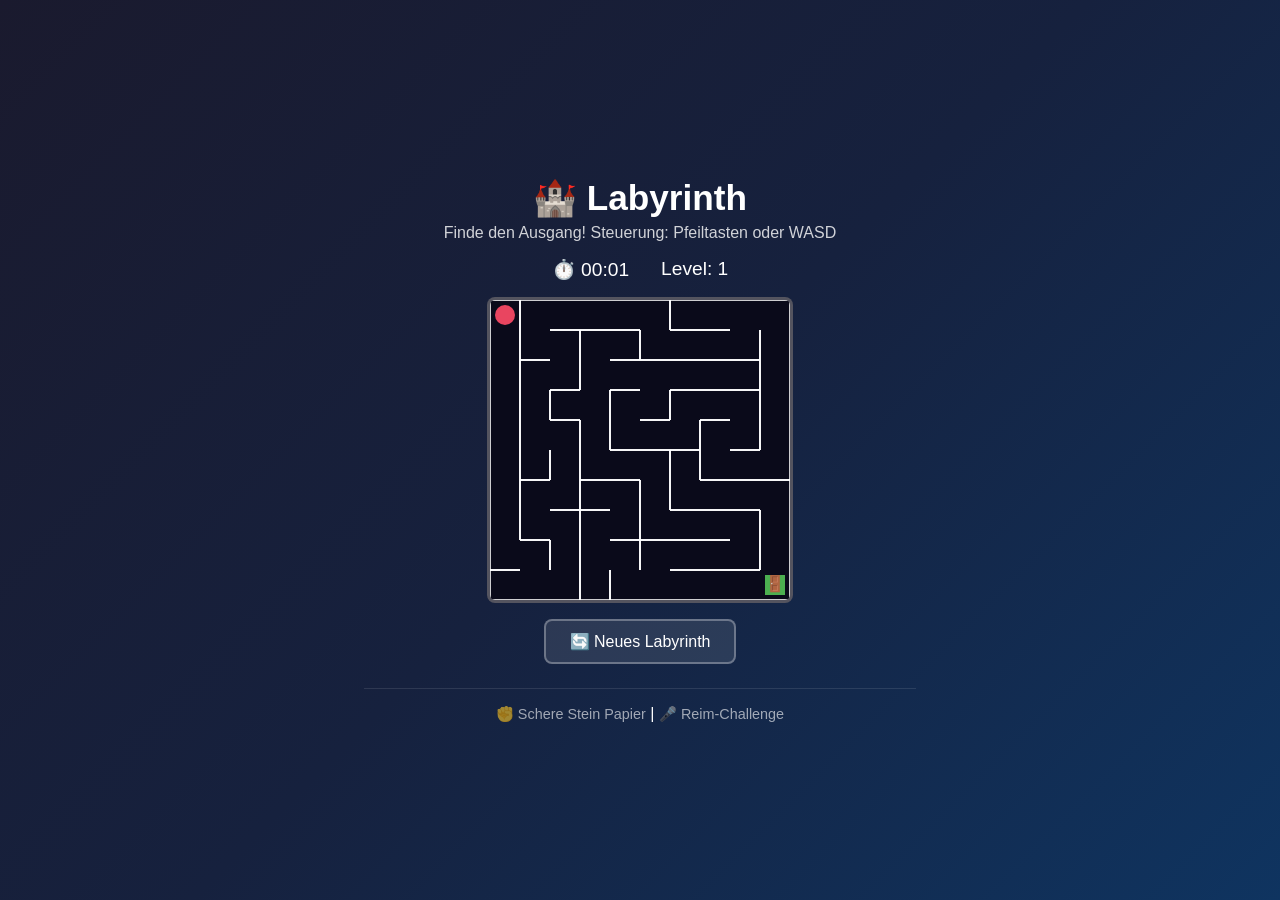
<file: labyrinth.html>
<!DOCTYPE html>
<html lang="de">
<head>
    <meta charset="UTF-8">
    <meta name="viewport" content="width=device-width, initial-scale=1.0">
    <title>Labyrinth</title>
    <link rel="stylesheet" href="labyrinth-style.css">
</head>
<body>
    <div class="container">
        <h1>🏰 Labyrinth</h1>
        <p class="subtitle">Finde den Ausgang! Steuerung: Pfeiltasten oder WASD</p>

        <div class="info-bar">
            <div class="timer">⏱️ <span id="timer">00:00</span></div>
            <div class="level">Level: <span id="level">1</span></div>
        </div>

        <canvas id="maze-canvas"></canvas>

        <div class="result" id="result" style="display:none;">
            <p id="result-text"></p>
        </div>

        <div class="controls">
            <button class="control-btn" id="new-maze-btn">🔄 Neues Labyrinth</button>
        </div>

        <div class="mobile-controls" id="mobile-controls">
            <button class="dir-btn" data-dir="up">⬆️</button>
            <div class="dir-row">
                <button class="dir-btn" data-dir="left">⬅️</button>
                <button class="dir-btn" data-dir="down">⬇️</button>
                <button class="dir-btn" data-dir="right">➡️</button>
            </div>
        </div>

        <nav class="game-nav">
            <a href="index.html">✊ Schere Stein Papier</a> |
            <a href="reim.html">🎤 Reim-Challenge</a>
        </nav>
    </div>

    <script src="labyrinth-game.js"></script>
</body>
</html>
</file>
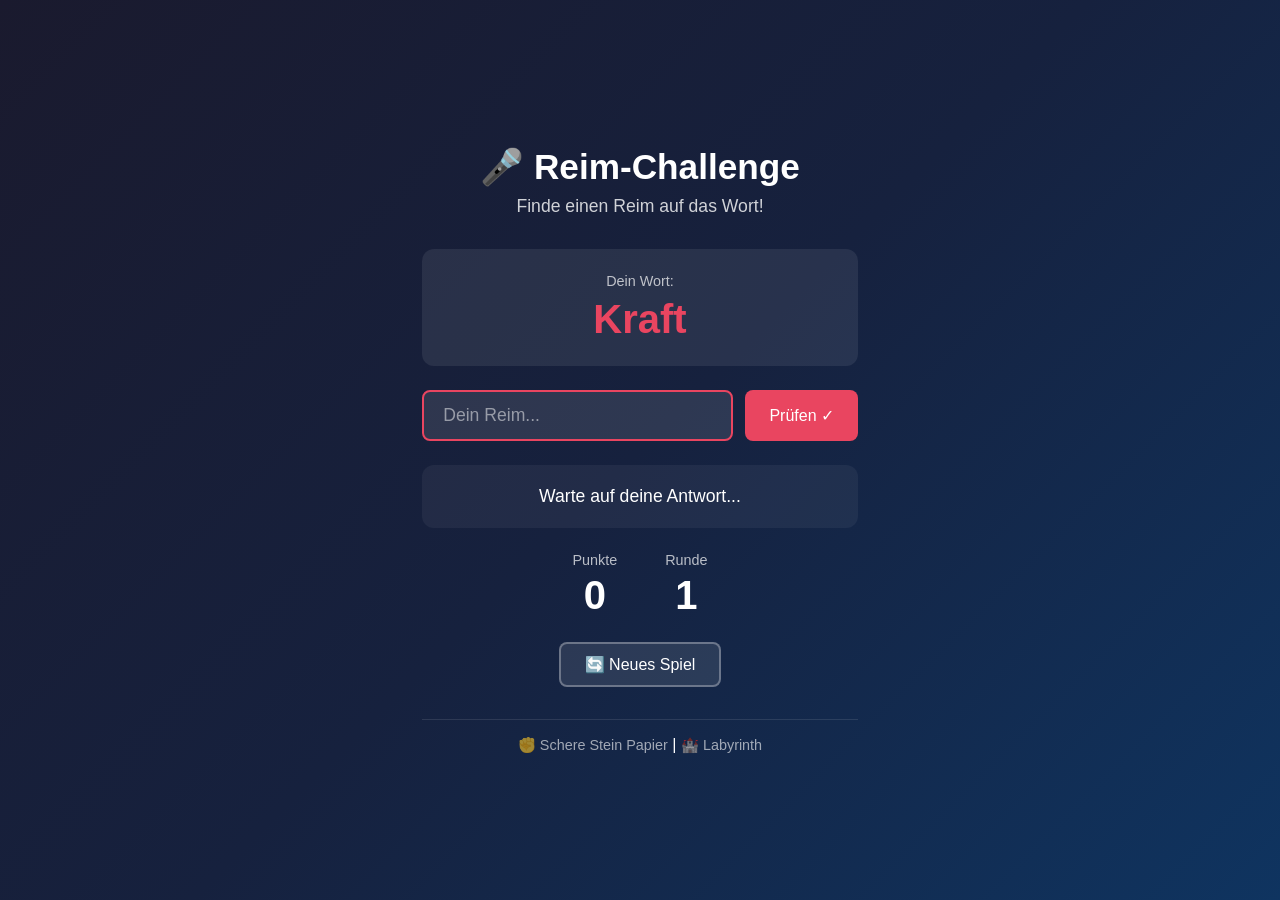
<file: reim.html>
<!DOCTYPE html>
<html lang="de">
<head>
    <meta charset="UTF-8">
    <meta name="viewport" content="width=device-width, initial-scale=1.0">
    <title>Reim-Challenge</title>
    <link rel="stylesheet" href="reim-style.css">
</head>
<body>
    <div class="container">
        <h1>🎤 Reim-Challenge</h1>
        <p class="subtitle">Finde einen Reim auf das Wort!</p>

        <div class="word-display">
            <span class="label">Dein Wort:</span>
            <span class="word" id="target-word">---</span>
        </div>

        <div class="input-area">
            <input type="text" id="rhyme-input" placeholder="Dein Reim..." autocomplete="off">
            <button id="check-btn">Prüfen ✓</button>
        </div>

        <div class="result" id="result">
            <p id="result-text">Warte auf deine Antwort...</p>
        </div>

        <div class="scoreboard">
            <div class="score">
                <span class="label">Punkte</span>
                <span class="value" id="score">0</span>
            </div>
            <div class="score">
                <span class="label">Runde</span>
                <span class="value" id="round">1</span>
            </div>
        </div>

        <button class="next-btn" id="next-btn" style="display:none;">Nächstes Wort →</button>
        <button class="reset-btn" id="reset-btn">🔄 Neues Spiel</button>

        <nav class="game-nav">
            <a href="index.html">✊ Schere Stein Papier</a> |
            <a href="labyrinth.html">🏰 Labyrinth</a>
        </nav>
    </div>

    <script src="reim-game.js"></script>
</body>
</html>
</file>
<file: labyrinth-style.css>
* {
    margin: 0;
    padding: 0;
    box-sizing: border-box;
}

body {
    font-family: 'Segoe UI', Tahoma, Geneva, Verdana, sans-serif;
    background: linear-gradient(135deg, #1a1a2e, #16213e, #0f3460);
    min-height: 100vh;
    display: flex;
    align-items: center;
    justify-content: center;
    color: #fff;
}

.container {
    text-align: center;
    padding: 1.5rem;
    max-width: 600px;
    width: 100%;
}

h1 {
    font-size: 2.2rem;
    margin-bottom: 0.3rem;
}

.subtitle {
    font-size: 1rem;
    opacity: 0.8;
    margin-bottom: 1rem;
}

.info-bar {
    display: flex;
    justify-content: center;
    gap: 2rem;
    margin-bottom: 1rem;
    font-size: 1.2rem;
}

#maze-canvas {
    border: 3px solid rgba(255, 255, 255, 0.3);
    border-radius: 8px;
    background: #0a0a1a;
    display: block;
    margin: 0 auto 1rem;
    max-width: 100%;
}

.result {
    background: rgba(255, 255, 255, 0.05);
    border: 2px solid #4caf50;
    border-radius: 12px;
    padding: 1.2rem;
    margin-bottom: 1rem;
}

#result-text {
    font-size: 1.2rem;
}

.controls {
    margin-bottom: 1rem;
}

.control-btn {
    background: rgba(255, 255, 255, 0.1);
    border: 2px solid rgba(255, 255, 255, 0.3);
    color: #fff;
    padding: 0.7rem 1.5rem;
    border-radius: 8px;
    font-size: 1rem;
    cursor: pointer;
    transition: all 0.3s ease;
}

.control-btn:hover {
    background: rgba(255, 255, 255, 0.2);
    border-color: #fff;
}

.mobile-controls {
    display: none;
    flex-direction: column;
    align-items: center;
    gap: 0.3rem;
    margin-bottom: 1rem;
}

.dir-row {
    display: flex;
    gap: 0.3rem;
}

.dir-btn {
    width: 55px;
    height: 55px;
    font-size: 1.5rem;
    border: 2px solid rgba(255, 255, 255, 0.3);
    border-radius: 8px;
    background: rgba(255, 255, 255, 0.1);
    cursor: pointer;
    display: flex;
    align-items: center;
    justify-content: center;
}

.dir-btn:active {
    background: rgba(233, 69, 96, 0.3);
    border-color: #e94560;
}

.game-nav {
    margin-top: 1.5rem;
    padding-top: 1rem;
    border-top: 1px solid rgba(255, 255, 255, 0.1);
}

.game-nav a {
    color: rgba(255, 255, 255, 0.6);
    text-decoration: none;
    font-size: 0.9rem;
    transition: color 0.3s;
}

.game-nav a:hover {
    color: #fff;
}

@media (pointer: coarse) {
    .mobile-controls {
        display: flex;
    }
}

@media (max-width: 500px) {
    .mobile-controls {
        display: flex;
    }
}
</file>
<file: reim-style.css>
* {
    margin: 0;
    padding: 0;
    box-sizing: border-box;
}

body {
    font-family: 'Segoe UI', Tahoma, Geneva, Verdana, sans-serif;
    background: linear-gradient(135deg, #1a1a2e, #16213e, #0f3460);
    min-height: 100vh;
    display: flex;
    align-items: center;
    justify-content: center;
    color: #fff;
}

.container {
    text-align: center;
    padding: 2rem;
    max-width: 500px;
    width: 100%;
}

h1 {
    font-size: 2.2rem;
    margin-bottom: 0.5rem;
}

.subtitle {
    font-size: 1.1rem;
    opacity: 0.8;
    margin-bottom: 2rem;
}

.word-display {
    background: rgba(255, 255, 255, 0.08);
    border-radius: 12px;
    padding: 1.5rem;
    margin-bottom: 1.5rem;
}

.word-display .label {
    display: block;
    font-size: 0.9rem;
    opacity: 0.7;
    margin-bottom: 0.5rem;
}

.word-display .word {
    font-size: 2.5rem;
    font-weight: bold;
    color: #e94560;
}

.input-area {
    display: flex;
    gap: 0.75rem;
    margin-bottom: 1.5rem;
}

#rhyme-input {
    flex: 1;
    padding: 0.8rem 1.2rem;
    border: 2px solid rgba(255, 255, 255, 0.3);
    border-radius: 8px;
    background: rgba(255, 255, 255, 0.1);
    color: #fff;
    font-size: 1.1rem;
    outline: none;
    transition: border-color 0.3s;
}

#rhyme-input:focus {
    border-color: #e94560;
}

#rhyme-input::placeholder {
    color: rgba(255, 255, 255, 0.5);
}

#check-btn {
    padding: 0.8rem 1.5rem;
    border: none;
    border-radius: 8px;
    background: #e94560;
    color: #fff;
    font-size: 1rem;
    cursor: pointer;
    transition: all 0.3s ease;
}

#check-btn:hover {
    background: #d63851;
    transform: scale(1.05);
}

.result {
    background: rgba(255, 255, 255, 0.05);
    border-radius: 12px;
    padding: 1.2rem;
    margin-bottom: 1.5rem;
    min-height: 60px;
    display: flex;
    align-items: center;
    justify-content: center;
    transition: border 0.3s;
    border: 2px solid transparent;
}

#result-text {
    font-size: 1.1rem;
}

.result.correct { border-color: #4caf50; }
.result.wrong { border-color: #f44336; }

.scoreboard {
    display: flex;
    justify-content: center;
    gap: 3rem;
    margin-bottom: 1.5rem;
}

.score {
    display: flex;
    flex-direction: column;
    align-items: center;
}

.score .label {
    font-size: 0.9rem;
    opacity: 0.7;
    margin-bottom: 0.3rem;
}

.score .value {
    font-size: 2.5rem;
    font-weight: bold;
}

.next-btn {
    background: #4caf50;
    border: none;
    color: #fff;
    padding: 0.7rem 1.5rem;
    border-radius: 8px;
    font-size: 1rem;
    cursor: pointer;
    transition: all 0.3s ease;
    margin-bottom: 1rem;
}

.next-btn:hover {
    background: #43a047;
    transform: scale(1.05);
}

.reset-btn {
    background: rgba(255, 255, 255, 0.1);
    border: 2px solid rgba(255, 255, 255, 0.3);
    color: #fff;
    padding: 0.7rem 1.5rem;
    border-radius: 8px;
    font-size: 1rem;
    cursor: pointer;
    transition: all 0.3s ease;
}

.reset-btn:hover {
    background: rgba(255, 255, 255, 0.2);
    border-color: #fff;
}

.game-nav {
    margin-top: 2rem;
    padding-top: 1rem;
    border-top: 1px solid rgba(255, 255, 255, 0.1);
}

.game-nav a {
    color: rgba(255, 255, 255, 0.6);
    text-decoration: none;
    font-size: 0.9rem;
    transition: color 0.3s;
}

.game-nav a:hover {
    color: #fff;
}

@keyframes pop {
    0% { transform: scale(1); }
    50% { transform: scale(1.1); }
    100% { transform: scale(1); }
}

.pop {
    animation: pop 0.4s ease;
}
</file>
